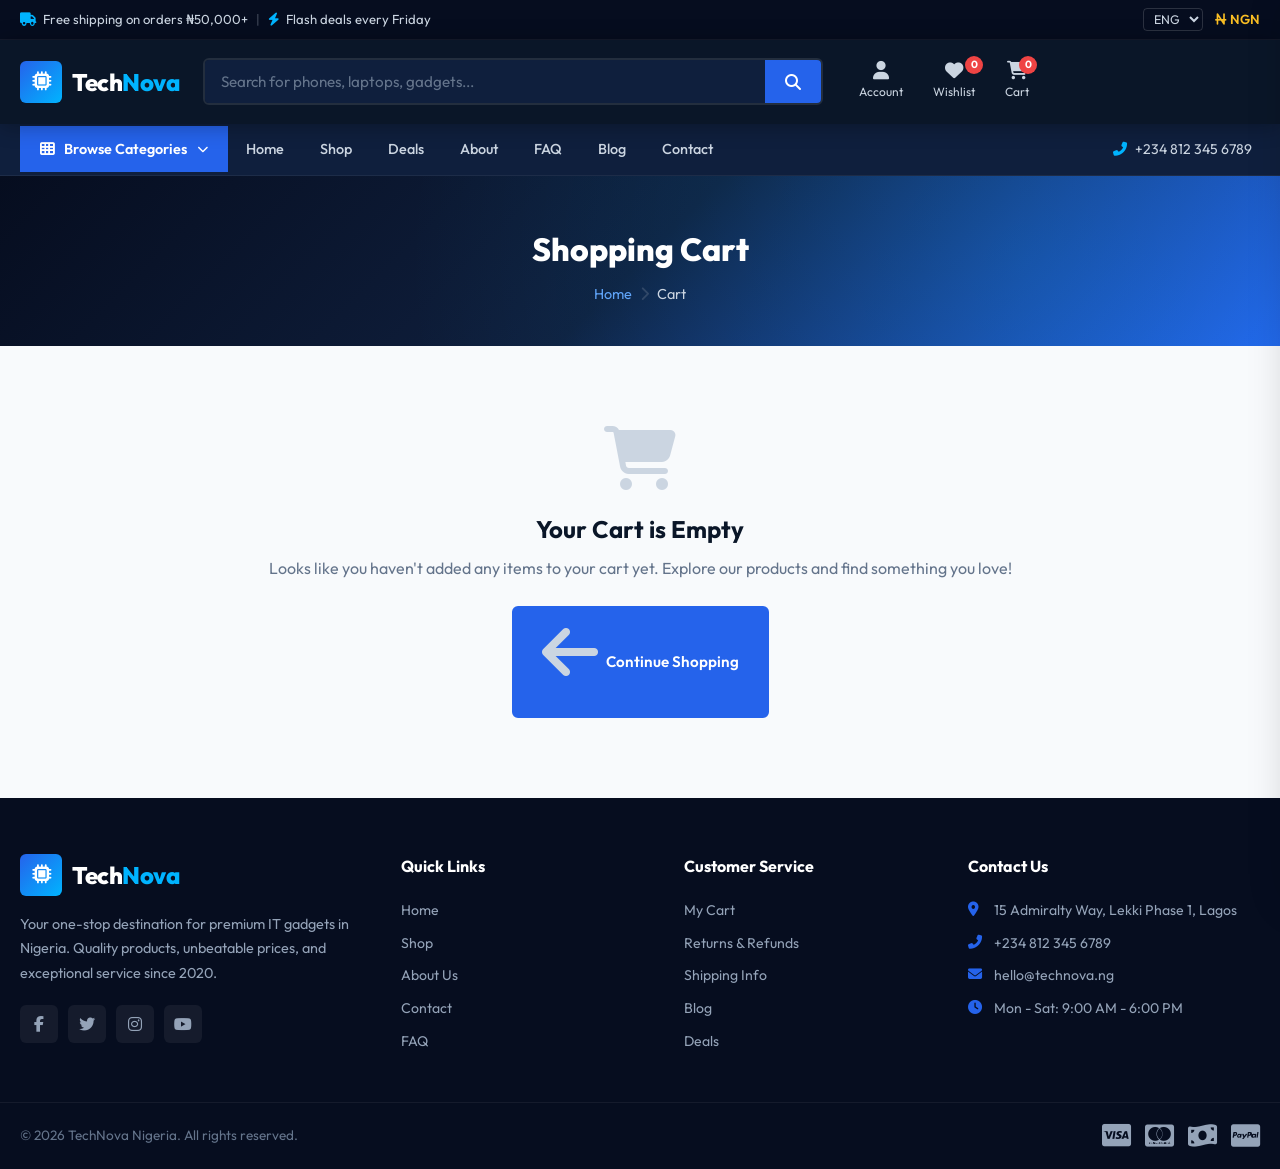
<file: cart.html>
<!DOCTYPE html>
<html lang="en">
<head>
    <meta charset="UTF-8">
    <meta name="viewport" content="width=device-width, initial-scale=1.0">
    <title>Shopping Cart — TechNova</title>
    <link rel="stylesheet" href="styles.css">
    <link href="https://fonts.googleapis.com/css2?family=Outfit:wght@300;400;500;600;700;800;900&family=Space+Mono:wght@400;700&display=swap" rel="stylesheet">
    <link rel="stylesheet" href="https://cdnjs.cloudflare.com/ajax/libs/font-awesome/6.5.1/css/all.min.css">
    <style>
        /* Page Banner */
        .page-banner {
            background: linear-gradient(135deg, var(--navy-900) 0%, var(--navy-700) 50%, var(--blue-500) 100%);
            padding: 48px 0 40px;
            color: var(--white);
            position: relative;
            overflow: hidden;
        }
        .page-banner::before {
            content: '';
            position: absolute;
            inset: 0;
            background: radial-gradient(circle at 80% 50%, rgba(0,180,255,0.15) 0%, transparent 60%);
        }
        .page-banner .container { position: relative; z-index: 1; }
        .page-banner h1 { font-size: 2rem; font-weight: 800; margin-bottom: 8px; }
        .breadcrumb { display: flex; align-items: center; gap: 8px; font-size: 0.9rem; color: var(--gray-300); }
        .breadcrumb a { color: var(--blue-300); }
        .breadcrumb a:hover { color: var(--white); }
        .breadcrumb .sep { color: var(--gray-500); }

        /* Cart Layout */
        .cart-page-layout {
            display: grid;
            grid-template-columns: 1fr 380px;
            gap: 30px;
            padding: 40px 0 80px;
        }

        /* Cart Items */
        .cart-items-section {
            background: var(--white);
            border-radius: var(--radius-lg);
            box-shadow: var(--shadow-sm);
            border: 1px solid var(--gray-200);
            overflow: hidden;
        }
        .cart-table-header {
            display: grid;
            grid-template-columns: 3fr 1fr 1fr 1fr 48px;
            gap: 16px;
            padding: 16px 24px;
            background: var(--gray-50);
            border-bottom: 2px solid var(--gray-200);
            font-size: 0.85rem;
            font-weight: 700;
            color: var(--gray-500);
            text-transform: uppercase;
            letter-spacing: 0.5px;
        }
        .cart-item-row {
            display: grid;
            grid-template-columns: 3fr 1fr 1fr 1fr 48px;
            gap: 16px;
            padding: 20px 24px;
            align-items: center;
            border-bottom: 1px solid var(--gray-100);
            transition: background var(--transition);
        }
        .cart-item-row:hover { background: var(--gray-50); }
        .cart-item-row:last-child { border-bottom: none; }
        .cart-product-info {
            display: flex;
            align-items: center;
            gap: 16px;
        }
        .cart-product-img {
            width: 80px;
            height: 80px;
            border-radius: var(--radius-sm);
            object-fit: cover;
            background: var(--gray-100);
            flex-shrink: 0;
        }
        .cart-product-details h4 {
            font-size: 0.95rem;
            font-weight: 600;
            color: var(--navy-800);
            margin-bottom: 4px;
        }
        .cart-product-details h4 a { color: inherit; }
        .cart-product-details h4 a:hover { color: var(--blue-500); }
        .cart-product-details span {
            font-size: 0.82rem;
            color: var(--gray-400);
        }
        .cart-item-price {
            font-family: 'Space Mono', monospace;
            font-weight: 700;
            font-size: 0.95rem;
            color: var(--navy-800);
        }
        .cart-qty-controls {
            display: flex;
            align-items: center;
            border: 1px solid var(--gray-200);
            border-radius: var(--radius-sm);
            overflow: hidden;
            width: fit-content;
        }
        .cart-qty-controls button {
            width: 34px;
            height: 34px;
            display: flex;
            align-items: center;
            justify-content: center;
            background: var(--gray-50);
            border: none;
            cursor: pointer;
            font-weight: 700;
            font-size: 0.9rem;
            transition: all var(--transition);
        }
        .cart-qty-controls button:hover { background: var(--blue-500); color: var(--white); }
        .cart-qty-controls span {
            width: 40px;
            text-align: center;
            font-weight: 700;
            font-size: 0.9rem;
            border-left: 1px solid var(--gray-200);
            border-right: 1px solid var(--gray-200);
            line-height: 34px;
        }
        .cart-item-subtotal {
            font-family: 'Space Mono', monospace;
            font-weight: 700;
            font-size: 1rem;
            color: var(--blue-500);
        }
        .cart-item-remove {
            width: 36px;
            height: 36px;
            display: flex;
            align-items: center;
            justify-content: center;
            border: none;
            background: none;
            color: var(--gray-400);
            cursor: pointer;
            border-radius: var(--radius-sm);
            font-size: 0.9rem;
            transition: all var(--transition);
        }
        .cart-item-remove:hover { background: var(--accent-red); color: var(--white); }

        /* Summary Sidebar */
        .cart-summary {
            display: flex;
            flex-direction: column;
            gap: 20px;
            position: sticky;
            top: 20px;
            align-self: start;
        }
        .summary-card {
            background: var(--white);
            border-radius: var(--radius-lg);
            padding: 28px;
            box-shadow: var(--shadow-sm);
            border: 1px solid var(--gray-200);
        }
        .summary-card h3 {
            font-size: 1.2rem;
            font-weight: 800;
            color: var(--navy-800);
            margin-bottom: 20px;
            padding-bottom: 14px;
            border-bottom: 2px solid var(--gray-100);
        }
        .summary-row {
            display: flex;
            justify-content: space-between;
            align-items: center;
            padding: 8px 0;
            font-size: 0.95rem;
        }
        .summary-row .label { color: var(--gray-500); }
        .summary-row .value { font-weight: 600; color: var(--navy-800); }
        .summary-row.total {
            padding-top: 16px;
            margin-top: 12px;
            border-top: 2px solid var(--gray-200);
        }
        .summary-row.total .label { font-weight: 700; font-size: 1.05rem; color: var(--navy-800); }
        .summary-row.total .value {
            font-family: 'Space Mono', monospace;
            font-size: 1.4rem;
            font-weight: 700;
            color: var(--blue-500);
        }
        .summary-row.savings .value { color: var(--accent-green); }
        .shipping-note {
            display: flex;
            align-items: center;
            gap: 8px;
            padding: 12px;
            background: var(--gray-50);
            border-radius: var(--radius-sm);
            font-size: 0.85rem;
            color: var(--gray-500);
            margin: 12px 0;
        }
        .shipping-note i { color: var(--accent-green); }
        .summary-actions { display: flex; flex-direction: column; gap: 10px; margin-top: 16px; }
        .summary-actions .btn { justify-content: center; width: 100%; }

        /* Coupon */
        .coupon-card {
            background: var(--white);
            border-radius: var(--radius-lg);
            padding: 24px;
            box-shadow: var(--shadow-sm);
            border: 1px solid var(--gray-200);
        }
        .coupon-card h4 {
            font-size: 1rem;
            font-weight: 700;
            color: var(--navy-800);
            margin-bottom: 12px;
            display: flex;
            align-items: center;
            gap: 8px;
        }
        .coupon-form {
            display: flex;
            gap: 8px;
        }
        .coupon-form input {
            flex: 1;
            padding: 10px 14px;
            border: 2px solid var(--gray-200);
            border-radius: var(--radius-sm);
            font-size: 0.9rem;
            transition: border-color var(--transition);
        }
        .coupon-form input:focus { outline: none; border-color: var(--blue-500); }
        .coupon-form button {
            padding: 10px 20px;
            background: var(--navy-800);
            color: var(--white);
            border: none;
            border-radius: var(--radius-sm);
            font-weight: 700;
            font-size: 0.9rem;
            cursor: pointer;
            white-space: nowrap;
            transition: background var(--transition);
        }
        .coupon-form button:hover { background: var(--blue-500); }
        .coupon-msg {
            margin-top: 8px;
            font-size: 0.85rem;
            font-weight: 500;
        }
        .coupon-msg.success { color: var(--accent-green); }
        .coupon-msg.error { color: var(--accent-red); }

        /* Empty Cart */
        .cart-empty-state {
            text-align: center;
            padding: 80px 20px;
        }
        .cart-empty-state i { font-size: 4rem; color: var(--gray-300); margin-bottom: 20px; }
        .cart-empty-state h2 { font-size: 1.5rem; color: var(--navy-800); margin-bottom: 8px; }
        .cart-empty-state p { color: var(--gray-500); margin-bottom: 24px; }

        /* Responsive */
        @media (max-width: 900px) {
            .cart-page-layout { grid-template-columns: 1fr; }
            .cart-summary { position: static; }
        }
        @media (max-width: 700px) {
            .cart-table-header { display: none; }
            .cart-item-row {
                grid-template-columns: 1fr;
                gap: 12px;
                padding: 16px;
                position: relative;
            }
            .cart-product-info { gap: 12px; }
            .cart-product-img { width: 64px; height: 64px; }
            .cart-item-row .cart-item-price::before { content: 'Price: '; font-family: 'Outfit', sans-serif; font-weight: 400; color: var(--gray-400); }
            .cart-item-row .cart-item-subtotal::before { content: 'Subtotal: '; font-family: 'Outfit', sans-serif; font-weight: 400; color: var(--gray-400); }
            .cart-item-remove {
                position: absolute;
                top: 16px;
                right: 16px;
            }
        }
    </style>
</head>
<body>
    <div id="header-placeholder"></div>

    <!-- Page Banner -->
    <section class="page-banner animate-on-scroll">
        <div class="container">
            <h1>Shopping Cart</h1>
            <div class="breadcrumb">
                <a href="index.html">Home</a>
                <span class="sep"><i class="fas fa-chevron-right"></i></span>
                <span>Cart</span>
            </div>
        </div>
    </section>

    <div class="container">
        <div id="cart-page-content"></div>
    </div>

    <div id="footer-placeholder"></div>
    <script src="shared.js"></script>
    <script>
    let appliedCoupon = null;
    const COUPONS = { 'TECH10': 0.10, 'NOVA20': 0.20, 'SAVE5K': 5000 };
    const SHIPPING_THRESHOLD = 50000;
    const SHIPPING_FEE = 3500;

    function renderCartPage() {
        const container = document.getElementById('cart-page-content');
        if (cart.length === 0) {
            container.innerHTML = `
                <div class="cart-empty-state animate-on-scroll">
                    <i class="fas fa-shopping-cart"></i>
                    <h2>Your Cart is Empty</h2>
                    <p>Looks like you haven't added any items to your cart yet. Explore our products and find something you love!</p>
                    <a href="shop.html" class="btn btn-primary"><i class="fas fa-arrow-left"></i> Continue Shopping</a>
                </div>
            `;
            initScrollAnimations();
            return;
        }

        const subtotal = getCartTotal();
        const shipping = subtotal >= SHIPPING_THRESHOLD ? 0 : SHIPPING_FEE;
        let discount = 0;
        if (appliedCoupon) {
            const val = COUPONS[appliedCoupon];
            discount = val < 1 ? Math.round(subtotal * val) : val;
        }
        const total = subtotal + shipping - discount;

        container.innerHTML = `
            <div class="cart-page-layout">
                <div class="cart-items-section animate-on-scroll">
                    <div class="cart-table-header">
                        <span>Product</span>
                        <span>Price</span>
                        <span>Quantity</span>
                        <span>Subtotal</span>
                        <span></span>
                    </div>
                    ${cart.map(item => `
                        <div class="cart-item-row">
                            <div class="cart-product-info">
                                <img class="cart-product-img" src="${item.image}" alt="${item.name}">
                                <div class="cart-product-details">
                                    <h4><a href="product.html?id=${item.id}">${item.name}</a></h4>
                                    <span>SKU: TN-${String(item.id).padStart(5, '0')}</span>
                                </div>
                            </div>
                            <div class="cart-item-price">${formatPrice(item.price)}</div>
                            <div>
                                <div class="cart-qty-controls">
                                    <button onclick="updateCartQty(${item.id}, -1)">-</button>
                                    <span>${item.qty}</span>
                                    <button onclick="updateCartQty(${item.id}, 1)">+</button>
                                </div>
                            </div>
                            <div class="cart-item-subtotal">${formatPrice(item.price * item.qty)}</div>
                            <button class="cart-item-remove" onclick="removeFromCart(${item.id})" title="Remove"><i class="fas fa-trash-alt"></i></button>
                        </div>
                    `).join('')}
                </div>
                <aside class="cart-summary">
                    <div class="summary-card animate-on-scroll">
                        <h3>Order Summary</h3>
                        <div class="summary-row">
                            <span class="label">Subtotal (${getCartCount()} items)</span>
                            <span class="value">${formatPrice(subtotal)}</span>
                        </div>
                        <div class="summary-row">
                            <span class="label">Shipping</span>
                            <span class="value">${shipping === 0 ? '<span style="color:var(--accent-green)">FREE</span>' : formatPrice(shipping)}</span>
                        </div>
                        ${discount > 0 ? `
                        <div class="summary-row savings">
                            <span class="label">Discount (${appliedCoupon})</span>
                            <span class="value">-${formatPrice(discount)}</span>
                        </div>` : ''}
                        ${shipping > 0 ? `
                        <div class="shipping-note">
                            <i class="fas fa-info-circle"></i>
                            Free shipping on orders over ${formatPrice(SHIPPING_THRESHOLD)}
                        </div>` : `
                        <div class="shipping-note">
                            <i class="fas fa-check-circle"></i>
                            You qualify for free shipping!
                        </div>`}
                        <div class="summary-row total">
                            <span class="label">Total</span>
                            <span class="value">${formatPrice(total)}</span>
                        </div>
                        <div class="summary-actions">
                            <button class="btn btn-primary btn-lg" onclick="showToast('Checkout coming soon!','success')"><i class="fas fa-lock"></i> Proceed to Checkout</button>
                            <a href="shop.html" class="btn btn-outline"><i class="fas fa-arrow-left"></i> Continue Shopping</a>
                        </div>
                    </div>
                    <div class="coupon-card animate-on-scroll">
                        <h4><i class="fas fa-ticket-alt"></i> Have a Coupon?</h4>
                        <div class="coupon-form">
                            <input type="text" id="coupon-input" placeholder="Enter coupon code" ${appliedCoupon ? 'disabled' : ''} value="${appliedCoupon || ''}">
                            <button id="coupon-btn">${appliedCoupon ? 'Remove' : 'Apply'}</button>
                        </div>
                        <div class="coupon-msg" id="coupon-msg">${appliedCoupon ? '<span class="success"><i class="fas fa-check-circle"></i> Coupon applied successfully!</span>' : ''}</div>
                    </div>
                </aside>
            </div>
        `;

        // Coupon events
        document.getElementById('coupon-btn').addEventListener('click', function() {
            if (appliedCoupon) {
                appliedCoupon = null;
                renderCartPage();
                showToast('Coupon removed', 'success');
                return;
            }
            const code = document.getElementById('coupon-input').value.trim().toUpperCase();
            if (!code) {
                document.getElementById('coupon-msg').innerHTML = '<span class="error"><i class="fas fa-times-circle"></i> Please enter a coupon code</span>';
                return;
            }
            if (COUPONS[code] !== undefined) {
                appliedCoupon = code;
                renderCartPage();
                showToast('Coupon applied!', 'success');
            } else {
                document.getElementById('coupon-msg').innerHTML = '<span class="error"><i class="fas fa-times-circle"></i> Invalid coupon code. Try TECH10 or NOVA20</span>';
            }
        });

        document.getElementById('coupon-input').addEventListener('keydown', function(e) {
            if (e.key === 'Enter') document.getElementById('coupon-btn').click();
        });

        initScrollAnimations();
    }

    // Run after shared.js init
    setTimeout(renderCartPage, 50);
    </script>
</body>
</html>
</file>
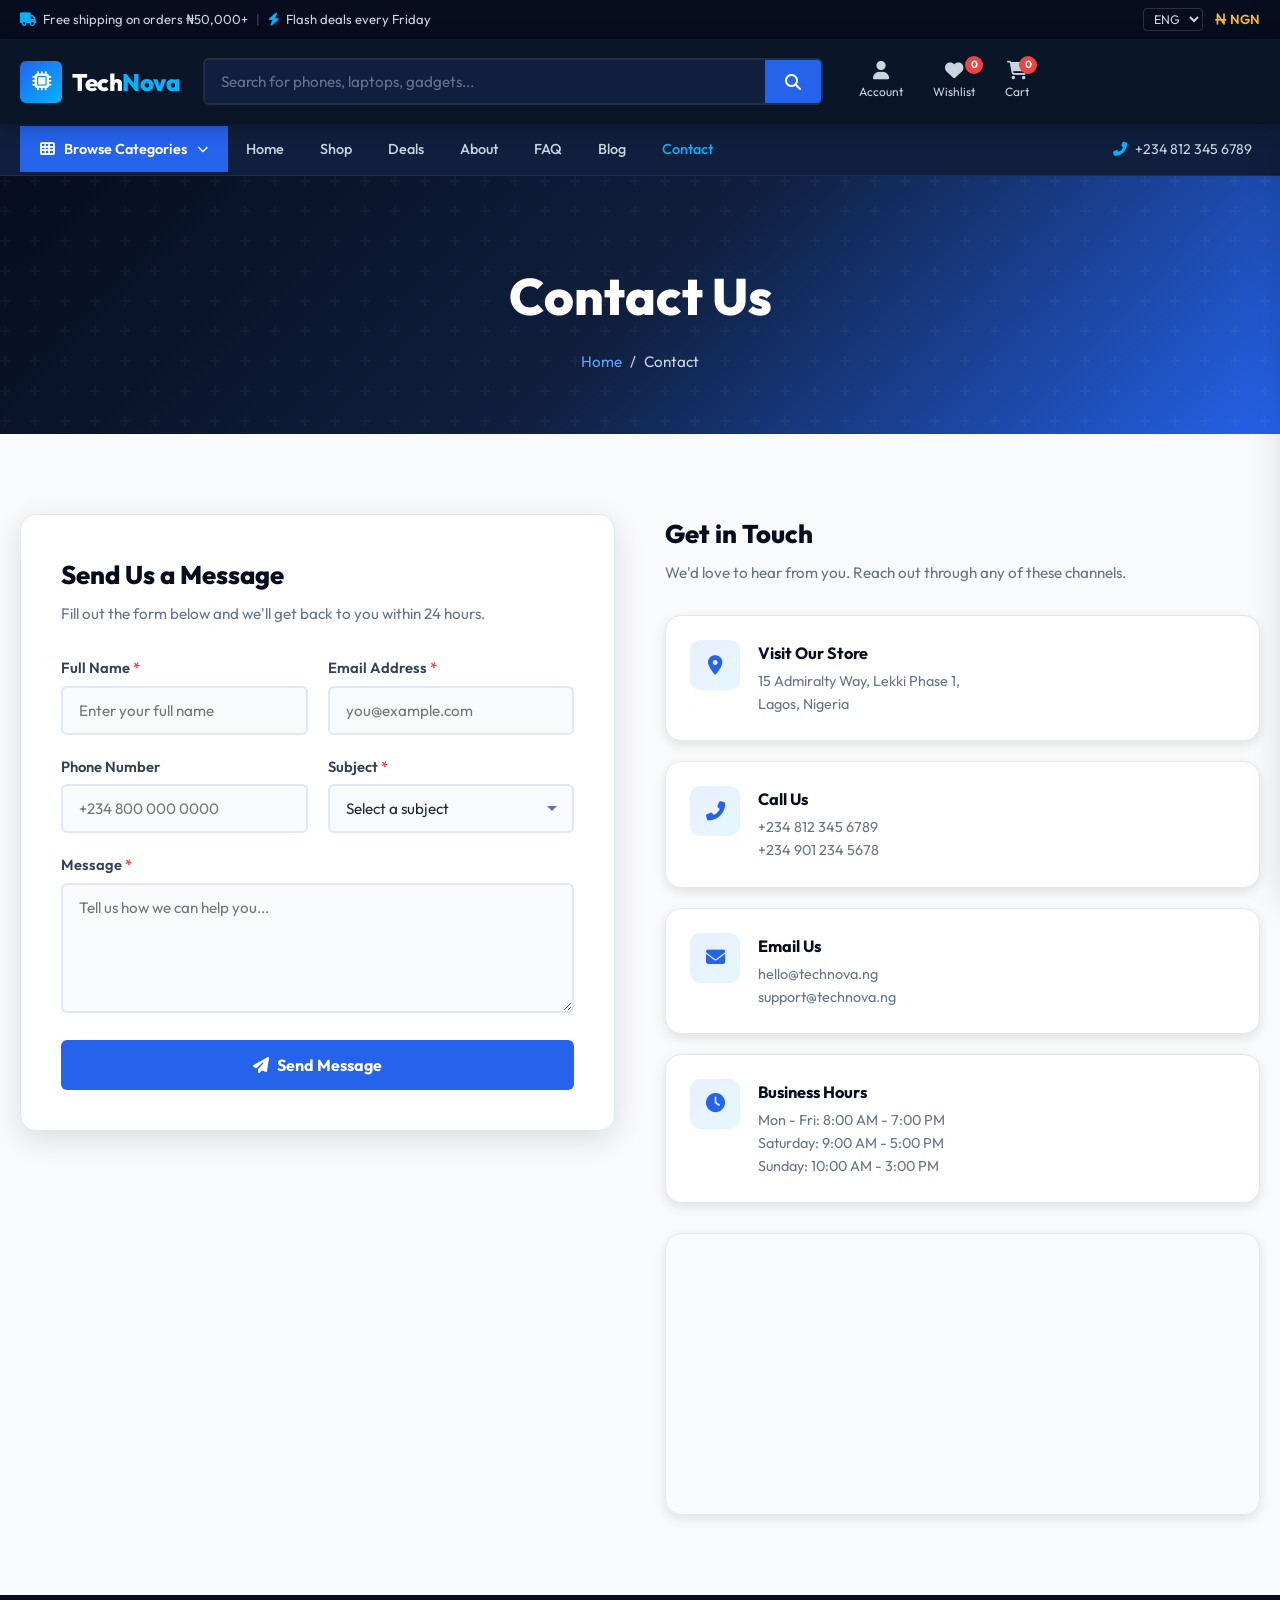
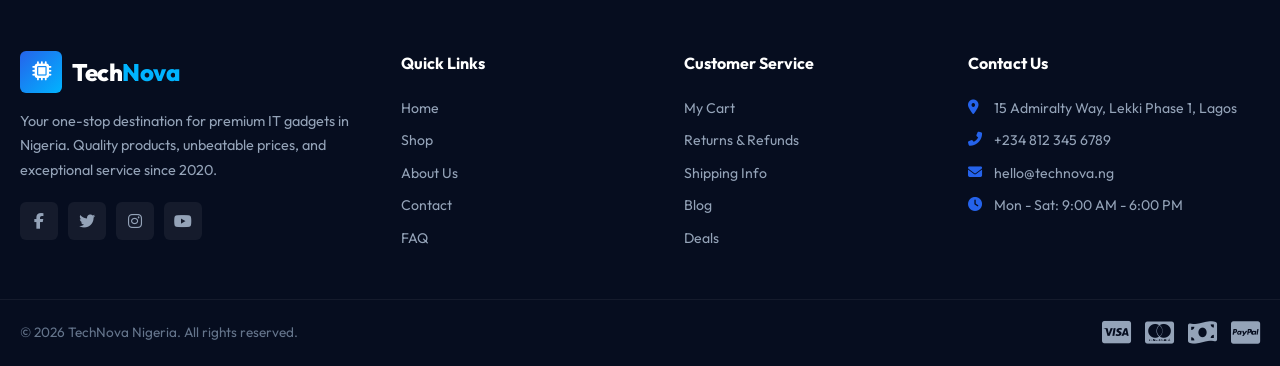
<file: contact.html>
<!DOCTYPE html>
<html lang="en">
<head>
    <meta charset="UTF-8">
    <meta name="viewport" content="width=device-width, initial-scale=1.0">
    <title>Contact Us | TechNova Nigeria</title>
    <link rel="stylesheet" href="styles.css">
    <link href="https://fonts.googleapis.com/css2?family=Outfit:wght@300;400;500;600;700;800;900&family=Space+Mono:wght@400;700&display=swap" rel="stylesheet">
    <link rel="stylesheet" href="https://cdnjs.cloudflare.com/ajax/libs/font-awesome/6.5.1/css/all.min.css">
    <style>
        /* Hero Banner */
        .contact-hero {
            background: linear-gradient(135deg, var(--navy-900) 0%, var(--navy-700) 50%, var(--blue-500) 100%);
            padding: 80px 0 60px;
            text-align: center;
            position: relative;
            overflow: hidden;
        }
        .contact-hero::before {
            content: '';
            position: absolute;
            inset: 0;
            background: url("data:image/svg+xml,%3Csvg width='60' height='60' viewBox='0 0 60 60' xmlns='http://www.w3.org/2000/svg'%3E%3Cg fill='none' fill-rule='evenodd'%3E%3Cg fill='%23ffffff' fill-opacity='0.03'%3E%3Cpath d='M36 34v-4h-2v4h-4v2h4v4h2v-4h4v-2h-4zm0-30V0h-2v4h-4v2h4v4h2V6h4V4h-4zM6 34v-4H4v4H0v2h4v4h2v-4h4v-2H6zM6 4V0H4v4H0v2h4v4h2V6h4V4H6z'/%3E%3C/g%3E%3C/g%3E%3C/svg%3E");
        }
        .contact-hero h1 {
            font-size: clamp(2rem, 5vw, 3.2rem);
            font-weight: 800;
            color: var(--white);
            margin-bottom: 12px;
        }
        .contact-hero .breadcrumb {
            display: flex;
            justify-content: center;
            gap: 8px;
            color: var(--gray-300);
            font-size: 0.95rem;
        }
        .contact-hero .breadcrumb a { color: var(--blue-300); }
        .contact-hero .breadcrumb a:hover { color: var(--white); }

        /* Contact Content */
        .contact-section { padding: 80px 0; }
        .contact-grid {
            display: grid;
            grid-template-columns: 1fr 1fr;
            gap: 50px;
            align-items: start;
        }

        /* Contact Form */
        .contact-form-wrapper {
            background: var(--white);
            border-radius: var(--radius-lg);
            padding: 40px;
            box-shadow: var(--shadow-lg);
            border: 1px solid var(--gray-200);
        }
        .contact-form-wrapper h2 {
            font-size: 1.6rem;
            font-weight: 800;
            color: var(--navy-900);
            margin-bottom: 6px;
        }
        .contact-form-wrapper > p {
            color: var(--gray-500);
            margin-bottom: 30px;
            font-size: 0.95rem;
        }
        .form-group {
            margin-bottom: 20px;
        }
        .form-group label {
            display: block;
            font-weight: 600;
            color: var(--gray-700);
            margin-bottom: 6px;
            font-size: 0.92rem;
        }
        .form-group label .required { color: var(--accent-red); }
        .form-control {
            width: 100%;
            padding: 13px 16px;
            border: 2px solid var(--gray-200);
            border-radius: var(--radius-sm);
            font-size: 0.95rem;
            color: var(--gray-800);
            background: var(--gray-50);
            transition: all var(--transition);
            outline: none;
            font-family: inherit;
        }
        .form-control:focus {
            border-color: var(--blue-500);
            background: var(--white);
            box-shadow: 0 0 0 4px rgba(37,99,235,0.1);
        }
        .form-control.error { border-color: var(--accent-red); }
        .form-control.error:focus { box-shadow: 0 0 0 4px rgba(239,68,68,0.1); }
        .error-text {
            color: var(--accent-red);
            font-size: 0.82rem;
            margin-top: 4px;
            display: none;
        }
        .error-text.show { display: block; }
        textarea.form-control { resize: vertical; min-height: 130px; }
        select.form-control {
            appearance: none;
            background-image: url("data:image/svg+xml,%3Csvg xmlns='http://www.w3.org/2000/svg' width='12' height='12' viewBox='0 0 12 12'%3E%3Cpath fill='%2364748b' d='M6 8L1 3h10z'/%3E%3C/svg%3E");
            background-repeat: no-repeat;
            background-position: right 14px center;
            padding-right: 40px;
        }
        .form-row {
            display: grid;
            grid-template-columns: 1fr 1fr;
            gap: 20px;
        }
        .submit-btn {
            width: 100%;
            padding: 15px 28px;
            background: var(--blue-500);
            color: var(--white);
            border: none;
            border-radius: var(--radius-sm);
            font-size: 1rem;
            font-weight: 700;
            display: flex;
            align-items: center;
            justify-content: center;
            gap: 8px;
            transition: all var(--transition);
            font-family: inherit;
        }
        .submit-btn:hover {
            background: #1d4ed8;
            transform: translateY(-2px);
            box-shadow: 0 4px 20px rgba(37,99,235,0.4);
        }
        .submit-btn:active { transform: translateY(0); }

        /* Contact Info */
        .contact-info-wrapper h2 {
            font-size: 1.6rem;
            font-weight: 800;
            color: var(--navy-900);
            margin-bottom: 6px;
        }
        .contact-info-wrapper > p {
            color: var(--gray-500);
            margin-bottom: 30px;
            font-size: 0.95rem;
        }
        .info-cards {
            display: grid;
            gap: 20px;
            margin-bottom: 30px;
        }
        .info-card {
            display: flex;
            gap: 18px;
            padding: 24px;
            background: var(--white);
            border-radius: var(--radius-lg);
            box-shadow: var(--shadow-md);
            border: 1px solid var(--gray-200);
            transition: all var(--transition);
        }
        .info-card:hover {
            transform: translateY(-4px);
            box-shadow: var(--shadow-lg);
            border-color: var(--blue-400);
        }
        .info-card-icon {
            width: 50px;
            height: 50px;
            min-width: 50px;
            border-radius: var(--radius-md);
            background: linear-gradient(135deg, rgba(37,99,235,0.1), rgba(0,180,255,0.1));
            display: flex;
            align-items: center;
            justify-content: center;
            font-size: 1.2rem;
            color: var(--blue-500);
            transition: all var(--transition);
        }
        .info-card:hover .info-card-icon {
            background: linear-gradient(135deg, var(--blue-500), var(--electric));
            color: var(--white);
        }
        .info-card h4 {
            font-size: 1.02rem;
            font-weight: 700;
            color: var(--navy-900);
            margin-bottom: 4px;
        }
        .info-card p, .info-card a {
            color: var(--gray-500);
            font-size: 0.9rem;
            line-height: 1.6;
        }
        .info-card a:hover { color: var(--blue-500); }

        /* Map */
        .map-wrapper {
            border-radius: var(--radius-lg);
            overflow: hidden;
            box-shadow: var(--shadow-md);
            border: 1px solid var(--gray-200);
        }
        .map-wrapper iframe {
            width: 100%;
            height: 280px;
            border: none;
            display: block;
        }

        /* Animations */
        .animate-on-scroll {
            opacity: 0;
            transform: translateY(30px);
            transition: opacity 0.6s ease, transform 0.6s ease;
        }
        .animate-on-scroll.animate-in {
            opacity: 1;
            transform: translateY(0);
        }

        /* Responsive */
        @media (max-width: 1024px) {
            .contact-grid { grid-template-columns: 1fr; }
        }
        @media (max-width: 768px) {
            .contact-hero { padding: 60px 0 40px; }
            .form-row { grid-template-columns: 1fr; }
            .contact-form-wrapper { padding: 28px 20px; }
        }
    </style>
</head>
<body>
    <div id="header-placeholder"></div>

    <!-- Hero Banner -->
    <section class="contact-hero">
        <div class="container">
            <h1>Contact Us</h1>
            <div class="breadcrumb">
                <a href="index.html">Home</a>
                <span>/</span>
                <span>Contact</span>
            </div>
        </div>
    </section>

    <!-- Contact Content -->
    <section class="contact-section">
        <div class="container">
            <div class="contact-grid">
                <!-- Contact Form -->
                <div class="contact-form-wrapper animate-on-scroll">
                    <h2>Send Us a Message</h2>
                    <p>Fill out the form below and we'll get back to you within 24 hours.</p>
                    <form id="contact-form" novalidate>
                        <div class="form-row">
                            <div class="form-group">
                                <label>Full Name <span class="required">*</span></label>
                                <input type="text" class="form-control" id="contact-name" placeholder="Enter your full name">
                                <div class="error-text" id="name-error">Please enter your name</div>
                            </div>
                            <div class="form-group">
                                <label>Email Address <span class="required">*</span></label>
                                <input type="email" class="form-control" id="contact-email" placeholder="you@example.com">
                                <div class="error-text" id="email-error">Please enter a valid email</div>
                            </div>
                        </div>
                        <div class="form-row">
                            <div class="form-group">
                                <label>Phone Number</label>
                                <input type="tel" class="form-control" id="contact-phone" placeholder="+234 800 000 0000">
                                <div class="error-text" id="phone-error">Please enter a valid phone number</div>
                            </div>
                            <div class="form-group">
                                <label>Subject <span class="required">*</span></label>
                                <select class="form-control" id="contact-subject">
                                    <option value="">Select a subject</option>
                                    <option value="general">General Inquiry</option>
                                    <option value="order">Order Support</option>
                                    <option value="returns">Returns & Refunds</option>
                                    <option value="technical">Technical Support</option>
                                    <option value="partnership">Business Partnership</option>
                                    <option value="complaint">Complaint</option>
                                    <option value="other">Other</option>
                                </select>
                                <div class="error-text" id="subject-error">Please select a subject</div>
                            </div>
                        </div>
                        <div class="form-group">
                            <label>Message <span class="required">*</span></label>
                            <textarea class="form-control" id="contact-message" placeholder="Tell us how we can help you..."></textarea>
                            <div class="error-text" id="message-error">Please enter your message (min. 10 characters)</div>
                        </div>
                        <button type="submit" class="submit-btn">
                            <i class="fas fa-paper-plane"></i> Send Message
                        </button>
                    </form>
                </div>

                <!-- Contact Info -->
                <div class="contact-info-wrapper">
                    <h2>Get in Touch</h2>
                    <p>We'd love to hear from you. Reach out through any of these channels.</p>

                    <div class="info-cards">
                        <div class="info-card animate-on-scroll">
                            <div class="info-card-icon"><i class="fas fa-map-marker-alt"></i></div>
                            <div>
                                <h4>Visit Our Store</h4>
                                <p>15 Admiralty Way, Lekki Phase 1,<br>Lagos, Nigeria</p>
                            </div>
                        </div>
                        <div class="info-card animate-on-scroll">
                            <div class="info-card-icon"><i class="fas fa-phone-alt"></i></div>
                            <div>
                                <h4>Call Us</h4>
                                <p><a href="tel:+2348123456789">+234 812 345 6789</a><br><a href="tel:+2349012345678">+234 901 234 5678</a></p>
                            </div>
                        </div>
                        <div class="info-card animate-on-scroll">
                            <div class="info-card-icon"><i class="fas fa-envelope"></i></div>
                            <div>
                                <h4>Email Us</h4>
                                <p><a href="mailto:hello@technova.ng">hello@technova.ng</a><br><a href="mailto:support@technova.ng">support@technova.ng</a></p>
                            </div>
                        </div>
                        <div class="info-card animate-on-scroll">
                            <div class="info-card-icon"><i class="fas fa-clock"></i></div>
                            <div>
                                <h4>Business Hours</h4>
                                <p>Mon - Fri: 8:00 AM - 7:00 PM<br>Saturday: 9:00 AM - 5:00 PM<br>Sunday: 10:00 AM - 3:00 PM</p>
                            </div>
                        </div>
                    </div>

                    <!-- Google Map -->
                    <div class="map-wrapper animate-on-scroll">
                        <iframe src="https://www.google.com/maps/embed?pb=!1m18!1m12!1m3!1d3964.7286!2d3.4516!3d6.4281!2m3!1f0!2f0!3f0!3m2!1i1024!2i768!4f13.1!3m3!1m2!1s0x103bf53aec4dd92d%3A0x5e34a9c0c1b8e5f8!2sAdmiralty%20Way%2C%20Lekki%20Phase%201%2C%20Lagos!5e0!3m2!1sen!2sng!4v1700000000000" allowfullscreen="" loading="lazy" referrerpolicy="no-referrer-when-downgrade"></iframe>
                    </div>
                </div>
            </div>
        </div>
    </section>

    <div id="footer-placeholder"></div>

    <script src="shared.js"></script>
    <script>
        // Form Validation
        const form = document.getElementById('contact-form');

        function validateField(id, errorId, condition) {
            const field = document.getElementById(id);
            const error = document.getElementById(errorId);
            if (condition(field.value.trim())) {
                field.classList.remove('error');
                error.classList.remove('show');
                return true;
            } else {
                field.classList.add('error');
                error.classList.add('show');
                return false;
            }
        }

        // Remove error on input
        ['contact-name', 'contact-email', 'contact-phone', 'contact-subject', 'contact-message'].forEach(id => {
            const el = document.getElementById(id);
            el.addEventListener('input', () => {
                el.classList.remove('error');
                const errEl = document.getElementById(id.replace('contact-', '') + '-error');
                if (errEl) errEl.classList.remove('show');
            });
        });

        form.addEventListener('submit', function(e) {
            e.preventDefault();
            let valid = true;

            if (!validateField('contact-name', 'name-error', v => v.length >= 2)) valid = false;
            if (!validateField('contact-email', 'email-error', v => /^[^\s@]+@[^\s@]+\.[^\s@]+$/.test(v))) valid = false;
            if (!validateField('contact-subject', 'subject-error', v => v !== '')) valid = false;
            if (!validateField('contact-message', 'message-error', v => v.length >= 10)) valid = false;

            // Phone is optional but validate format if filled
            const phone = document.getElementById('contact-phone').value.trim();
            if (phone && !/^\+?[\d\s-]{7,15}$/.test(phone)) {
                document.getElementById('contact-phone').classList.add('error');
                document.getElementById('phone-error').classList.add('show');
                valid = false;
            }

            if (valid) {
                showToast('Message sent successfully! We\'ll get back to you within 24 hours.', 'success');
                form.reset();
            }
        });
    </script>
</body>
</html>
</file>
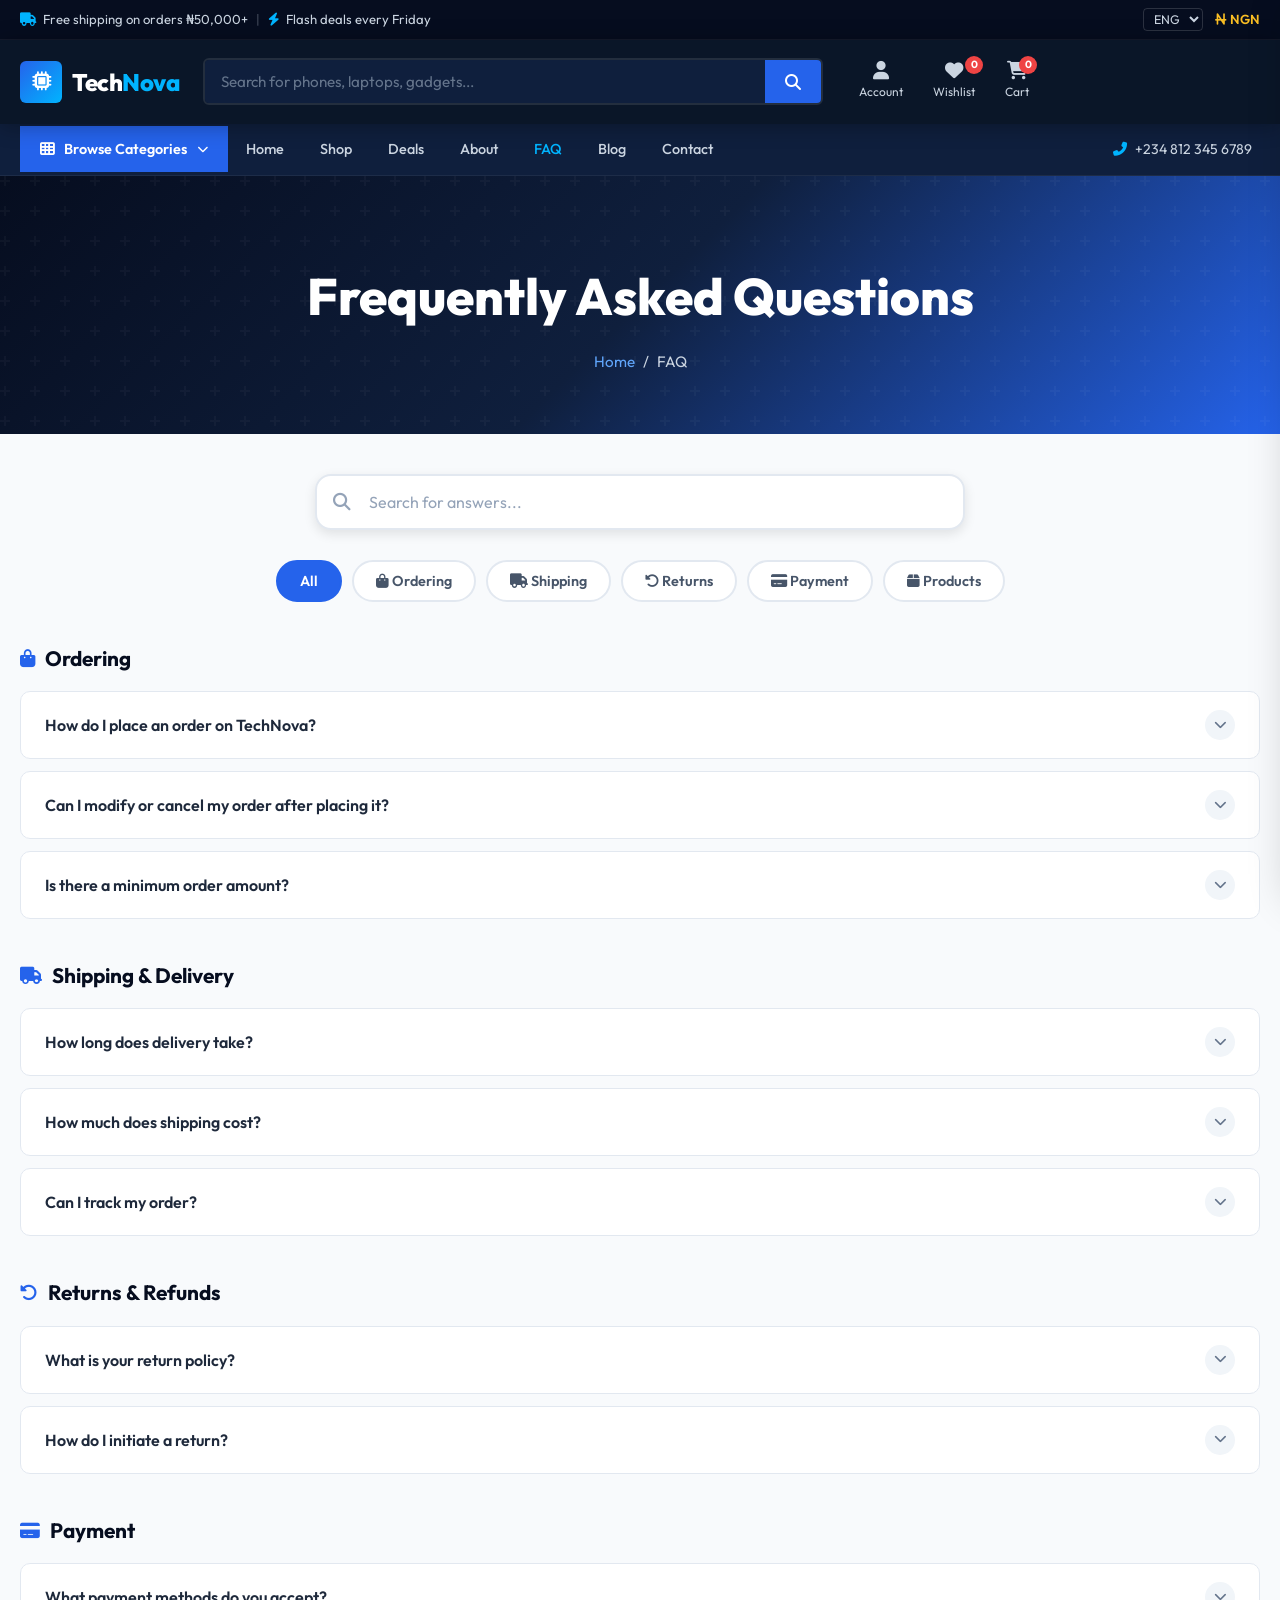
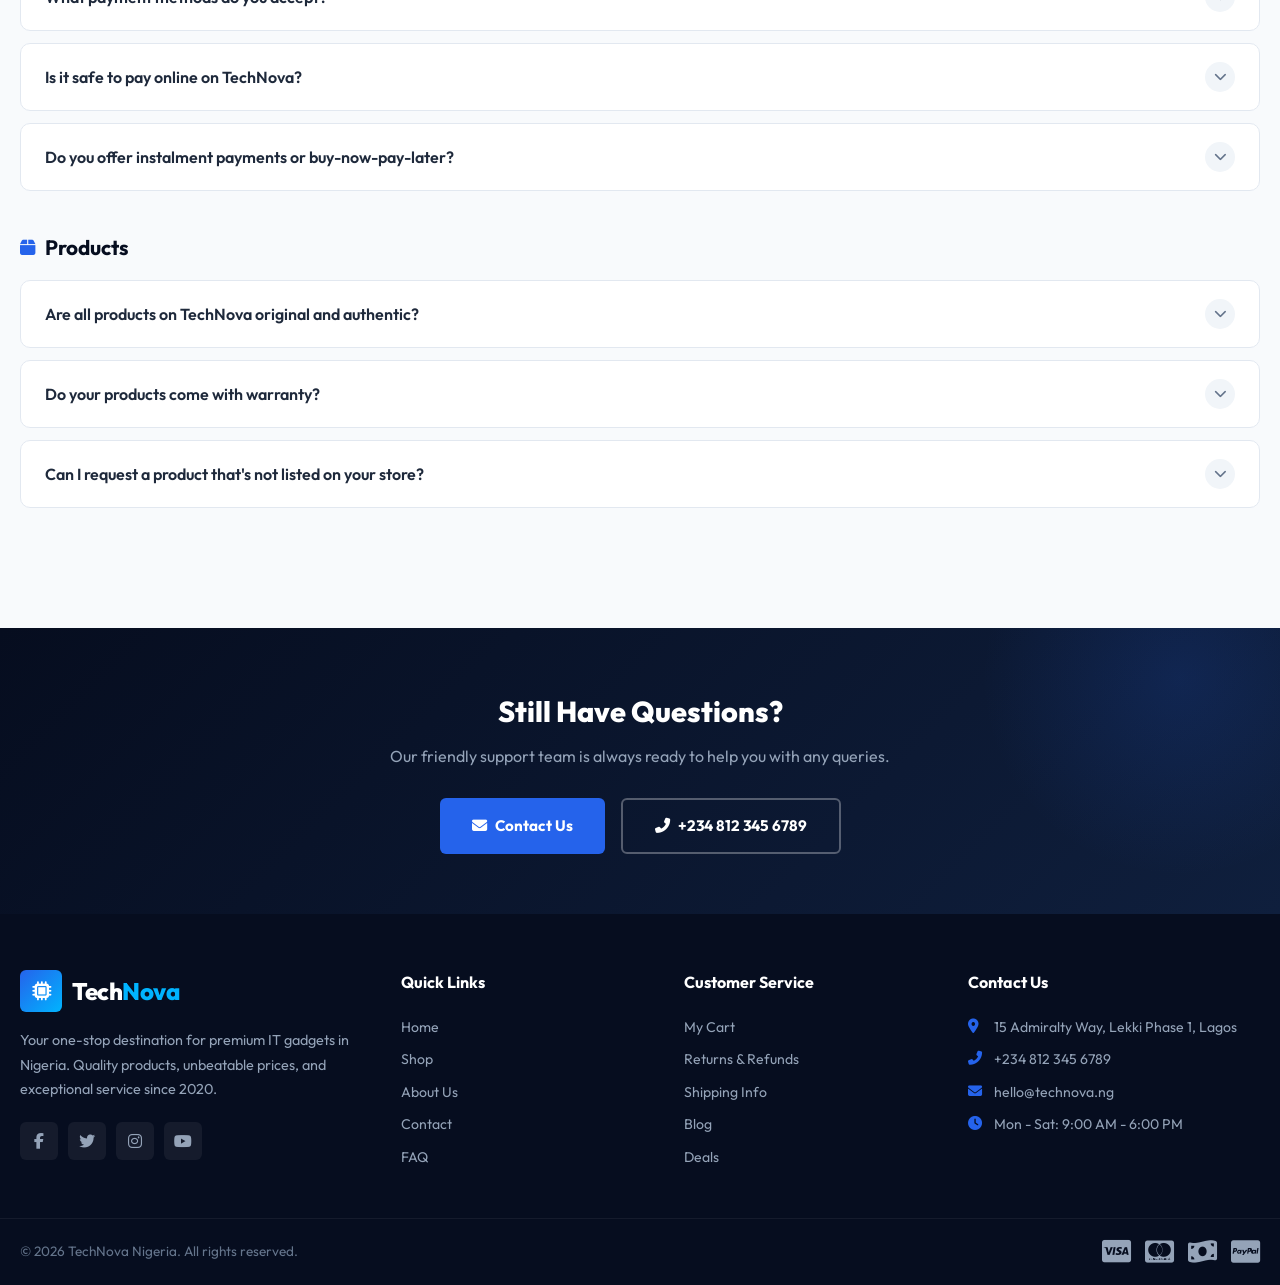
<file: faq.html>
<!DOCTYPE html>
<html lang="en">
<head>
    <meta charset="UTF-8">
    <meta name="viewport" content="width=device-width, initial-scale=1.0">
    <title>FAQ | TechNova Nigeria</title>
    <link rel="stylesheet" href="styles.css">
    <link href="https://fonts.googleapis.com/css2?family=Outfit:wght@300;400;500;600;700;800;900&family=Space+Mono:wght@400;700&display=swap" rel="stylesheet">
    <link rel="stylesheet" href="https://cdnjs.cloudflare.com/ajax/libs/font-awesome/6.5.1/css/all.min.css">
    <style>
        /* Hero Banner */
        .faq-hero {
            background: linear-gradient(135deg, var(--navy-900) 0%, var(--navy-700) 50%, var(--blue-500) 100%);
            padding: 80px 0 60px;
            text-align: center;
            position: relative;
            overflow: hidden;
        }
        .faq-hero::before {
            content: '';
            position: absolute;
            inset: 0;
            background: url("data:image/svg+xml,%3Csvg width='60' height='60' viewBox='0 0 60 60' xmlns='http://www.w3.org/2000/svg'%3E%3Cg fill='none' fill-rule='evenodd'%3E%3Cg fill='%23ffffff' fill-opacity='0.03'%3E%3Cpath d='M36 34v-4h-2v4h-4v2h4v4h2v-4h4v-2h-4zm0-30V0h-2v4h-4v2h4v4h2V6h4V4h-4zM6 34v-4H4v4H0v2h4v4h2v-4h4v-2H6zM6 4V0H4v4H0v2h4v4h2V6h4V4H6z'/%3E%3C/g%3E%3C/g%3E%3C/svg%3E");
        }
        .faq-hero h1 {
            font-size: clamp(2rem, 5vw, 3.2rem);
            font-weight: 800;
            color: var(--white);
            margin-bottom: 12px;
        }
        .faq-hero .breadcrumb {
            display: flex;
            justify-content: center;
            gap: 8px;
            color: var(--gray-300);
            font-size: 0.95rem;
        }
        .faq-hero .breadcrumb a { color: var(--blue-300); }
        .faq-hero .breadcrumb a:hover { color: var(--white); }

        /* Search Bar */
        .faq-search-section {
            padding: 40px 0 0;
        }
        .faq-search-wrapper {
            max-width: 650px;
            margin: 0 auto;
            position: relative;
        }
        .faq-search-wrapper input {
            width: 100%;
            padding: 16px 20px 16px 52px;
            border: 2px solid var(--gray-200);
            border-radius: var(--radius-lg);
            font-size: 1rem;
            color: var(--gray-800);
            background: var(--white);
            box-shadow: var(--shadow-md);
            outline: none;
            transition: all var(--transition);
            font-family: inherit;
        }
        .faq-search-wrapper input:focus {
            border-color: var(--blue-500);
            box-shadow: 0 0 0 4px rgba(37,99,235,0.1), var(--shadow-md);
        }
        .faq-search-wrapper input::placeholder { color: var(--gray-400); }
        .faq-search-wrapper .search-icon {
            position: absolute;
            left: 18px;
            top: 50%;
            transform: translateY(-50%);
            color: var(--gray-400);
            font-size: 1.1rem;
            pointer-events: none;
        }
        .faq-search-wrapper .search-clear {
            position: absolute;
            right: 16px;
            top: 50%;
            transform: translateY(-50%);
            color: var(--gray-400);
            font-size: 1rem;
            display: none;
            padding: 4px;
            transition: color var(--transition);
        }
        .faq-search-wrapper .search-clear:hover { color: var(--gray-700); }
        .faq-search-wrapper .search-clear.show { display: block; }

        /* Category Tabs */
        .faq-tabs-section {
            padding: 30px 0 0;
        }
        .faq-tabs {
            display: flex;
            flex-wrap: wrap;
            justify-content: center;
            gap: 10px;
        }
        .faq-tab {
            padding: 10px 22px;
            border-radius: 50px;
            font-weight: 600;
            font-size: 0.9rem;
            color: var(--gray-600);
            background: var(--white);
            border: 2px solid var(--gray-200);
            transition: all var(--transition);
            font-family: inherit;
        }
        .faq-tab:hover {
            border-color: var(--blue-400);
            color: var(--blue-500);
        }
        .faq-tab.active {
            background: var(--blue-500);
            color: var(--white);
            border-color: var(--blue-500);
        }

        /* FAQ Content */
        .faq-content-section {
            padding: 40px 0 80px;
        }
        .faq-category {
            margin-bottom: 40px;
        }
        .faq-category-title {
            font-size: 1.3rem;
            font-weight: 700;
            color: var(--navy-900);
            margin-bottom: 16px;
            display: flex;
            align-items: center;
            gap: 10px;
        }
        .faq-category-title i {
            color: var(--blue-500);
            font-size: 1.1rem;
        }
        .faq-list {
            display: flex;
            flex-direction: column;
            gap: 12px;
        }
        .faq-item {
            background: var(--white);
            border-radius: var(--radius-md);
            border: 1px solid var(--gray-200);
            overflow: hidden;
            transition: all var(--transition);
        }
        .faq-item:hover { border-color: var(--blue-300); }
        .faq-item.active { border-color: var(--blue-500); box-shadow: 0 2px 12px rgba(37,99,235,0.1); }
        .faq-question {
            display: flex;
            align-items: center;
            justify-content: space-between;
            padding: 18px 24px;
            font-weight: 600;
            color: var(--gray-800);
            font-size: 1rem;
            width: 100%;
            text-align: left;
            gap: 16px;
            font-family: inherit;
            transition: color var(--transition);
        }
        .faq-question:hover { color: var(--blue-500); }
        .faq-item.active .faq-question { color: var(--blue-500); }
        .faq-question .faq-toggle {
            width: 30px;
            height: 30px;
            min-width: 30px;
            border-radius: 50%;
            background: var(--gray-100);
            display: flex;
            align-items: center;
            justify-content: center;
            font-size: 0.8rem;
            color: var(--gray-500);
            transition: all var(--transition);
        }
        .faq-item.active .faq-toggle {
            background: var(--blue-500);
            color: var(--white);
            transform: rotate(180deg);
        }
        .faq-answer {
            max-height: 0;
            overflow: hidden;
            transition: max-height 0.4s cubic-bezier(0.4, 0, 0.2, 1);
        }
        .faq-answer-inner {
            padding: 0 24px 20px;
            color: var(--gray-500);
            line-height: 1.7;
            font-size: 0.95rem;
        }
        .faq-answer-inner a { color: var(--blue-500); font-weight: 500; }
        .faq-answer-inner a:hover { text-decoration: underline; }

        /* No results */
        .faq-no-results {
            text-align: center;
            padding: 60px 20px;
            display: none;
        }
        .faq-no-results.show { display: block; }
        .faq-no-results i {
            font-size: 3rem;
            color: var(--gray-300);
            margin-bottom: 16px;
        }
        .faq-no-results h3 {
            font-size: 1.3rem;
            font-weight: 700;
            color: var(--gray-700);
            margin-bottom: 8px;
        }
        .faq-no-results p { color: var(--gray-500); }

        /* Contact CTA */
        .faq-cta {
            background: linear-gradient(135deg, var(--navy-900) 0%, var(--navy-700) 100%);
            padding: 60px 0;
            text-align: center;
            position: relative;
            overflow: hidden;
        }
        .faq-cta::before {
            content: '';
            position: absolute;
            width: 400px;
            height: 400px;
            background: radial-gradient(circle, rgba(37,99,235,0.15), transparent 70%);
            top: -150px;
            right: -100px;
            border-radius: 50%;
        }
        .faq-cta h2 {
            font-size: 1.8rem;
            font-weight: 800;
            color: var(--white);
            margin-bottom: 10px;
        }
        .faq-cta p {
            color: var(--gray-400);
            max-width: 500px;
            margin: 0 auto 28px;
        }
        .faq-cta .cta-buttons {
            display: flex;
            justify-content: center;
            gap: 16px;
            flex-wrap: wrap;
        }
        .faq-cta .btn-cta {
            padding: 14px 32px;
            border-radius: var(--radius-sm);
            font-weight: 700;
            font-size: 0.95rem;
            display: inline-flex;
            align-items: center;
            gap: 8px;
            transition: all var(--transition);
        }
        .faq-cta .btn-cta-primary {
            background: var(--blue-500);
            color: var(--white);
        }
        .faq-cta .btn-cta-primary:hover {
            background: #1d4ed8;
            transform: translateY(-2px);
            box-shadow: 0 4px 20px rgba(37,99,235,0.4);
        }
        .faq-cta .btn-cta-outline {
            background: transparent;
            color: var(--white);
            border: 2px solid rgba(255,255,255,0.3);
        }
        .faq-cta .btn-cta-outline:hover {
            border-color: var(--white);
            background: rgba(255,255,255,0.1);
            transform: translateY(-2px);
        }

        /* Animations */
        .animate-on-scroll {
            opacity: 0;
            transform: translateY(30px);
            transition: opacity 0.6s ease, transform 0.6s ease;
        }
        .animate-on-scroll.animate-in {
            opacity: 1;
            transform: translateY(0);
        }

        /* Responsive */
        @media (max-width: 768px) {
            .faq-hero { padding: 60px 0 40px; }
            .faq-question { padding: 15px 18px; font-size: 0.93rem; }
            .faq-answer-inner { padding: 0 18px 16px; }
            .faq-tabs { gap: 8px; }
            .faq-tab { padding: 8px 16px; font-size: 0.85rem; }
        }
    </style>
</head>
<body>
    <div id="header-placeholder"></div>

    <!-- Hero Banner -->
    <section class="faq-hero">
        <div class="container">
            <h1>Frequently Asked Questions</h1>
            <div class="breadcrumb">
                <a href="index.html">Home</a>
                <span>/</span>
                <span>FAQ</span>
            </div>
        </div>
    </section>

    <!-- Search -->
    <section class="faq-search-section">
        <div class="container">
            <div class="faq-search-wrapper animate-on-scroll">
                <i class="fas fa-search search-icon"></i>
                <input type="text" id="faq-search" placeholder="Search for answers...">
                <button class="search-clear" id="search-clear"><i class="fas fa-times"></i></button>
            </div>
        </div>
    </section>

    <!-- Category Tabs -->
    <section class="faq-tabs-section">
        <div class="container">
            <div class="faq-tabs animate-on-scroll">
                <button class="faq-tab active" data-category="all">All</button>
                <button class="faq-tab" data-category="ordering"><i class="fas fa-shopping-bag"></i> Ordering</button>
                <button class="faq-tab" data-category="shipping"><i class="fas fa-truck"></i> Shipping</button>
                <button class="faq-tab" data-category="returns"><i class="fas fa-undo-alt"></i> Returns</button>
                <button class="faq-tab" data-category="payment"><i class="fas fa-credit-card"></i> Payment</button>
                <button class="faq-tab" data-category="products"><i class="fas fa-box"></i> Products</button>
            </div>
        </div>
    </section>

    <!-- FAQ Content -->
    <section class="faq-content-section">
        <div class="container">
            <div id="faq-container">

                <!-- Ordering -->
                <div class="faq-category animate-on-scroll" data-category="ordering">
                    <div class="faq-category-title"><i class="fas fa-shopping-bag"></i> Ordering</div>
                    <div class="faq-list">
                        <div class="faq-item" data-category="ordering">
                            <button class="faq-question">
                                How do I place an order on TechNova?
                                <span class="faq-toggle"><i class="fas fa-chevron-down"></i></span>
                            </button>
                            <div class="faq-answer"><div class="faq-answer-inner">
                                Simply browse our store, add items to your cart, and proceed to checkout. You can shop as a guest or create an account for a faster experience next time. Once you've entered your delivery details and chosen a payment method, confirm your order and you'll receive an email confirmation with your order number.
                            </div></div>
                        </div>
                        <div class="faq-item" data-category="ordering">
                            <button class="faq-question">
                                Can I modify or cancel my order after placing it?
                                <span class="faq-toggle"><i class="fas fa-chevron-down"></i></span>
                            </button>
                            <div class="faq-answer"><div class="faq-answer-inner">
                                Yes, you can modify or cancel your order within 1 hour of placing it. After that, the order enters processing and cannot be changed. Contact our support team at <a href="tel:+2348123456789">+234 812 345 6789</a> or email <a href="mailto:support@technova.ng">support@technova.ng</a> as soon as possible if you need to make changes.
                            </div></div>
                        </div>
                        <div class="faq-item" data-category="ordering">
                            <button class="faq-question">
                                Is there a minimum order amount?
                                <span class="faq-toggle"><i class="fas fa-chevron-down"></i></span>
                            </button>
                            <div class="faq-answer"><div class="faq-answer-inner">
                                No, there is no minimum order amount. You can purchase any single item from our store. However, orders above &#8358;50,000 qualify for free delivery within Lagos, and orders above &#8358;100,000 get free nationwide delivery.
                            </div></div>
                        </div>
                    </div>
                </div>

                <!-- Shipping -->
                <div class="faq-category animate-on-scroll" data-category="shipping">
                    <div class="faq-category-title"><i class="fas fa-truck"></i> Shipping & Delivery</div>
                    <div class="faq-list">
                        <div class="faq-item" data-category="shipping">
                            <button class="faq-question">
                                How long does delivery take?
                                <span class="faq-toggle"><i class="fas fa-chevron-down"></i></span>
                            </button>
                            <div class="faq-answer"><div class="faq-answer-inner">
                                Delivery within Lagos takes 1-2 business days. For other states in Southwest Nigeria, it takes 2-3 business days. Nationwide delivery to all other states typically takes 3-5 business days. You'll receive a tracking number via SMS and email once your order is shipped.
                            </div></div>
                        </div>
                        <div class="faq-item" data-category="shipping">
                            <button class="faq-question">
                                How much does shipping cost?
                                <span class="faq-toggle"><i class="fas fa-chevron-down"></i></span>
                            </button>
                            <div class="faq-answer"><div class="faq-answer-inner">
                                Shipping within Lagos starts at &#8358;1,500. Delivery to other Southwest states is &#8358;2,500, and nationwide delivery ranges from &#8358;3,000 to &#8358;5,000 depending on the location and package weight. Orders above &#8358;50,000 enjoy free delivery within Lagos, and orders above &#8358;100,000 get free nationwide delivery.
                            </div></div>
                        </div>
                        <div class="faq-item" data-category="shipping">
                            <button class="faq-question">
                                Can I track my order?
                                <span class="faq-toggle"><i class="fas fa-chevron-down"></i></span>
                            </button>
                            <div class="faq-answer"><div class="faq-answer-inner">
                                Absolutely! Once your order is dispatched, you'll receive a tracking number via SMS and email. You can use this to track your package in real time through our website or the courier's tracking portal. You can also contact our support team for live updates.
                            </div></div>
                        </div>
                    </div>
                </div>

                <!-- Returns -->
                <div class="faq-category animate-on-scroll" data-category="returns">
                    <div class="faq-category-title"><i class="fas fa-undo-alt"></i> Returns & Refunds</div>
                    <div class="faq-list">
                        <div class="faq-item" data-category="returns">
                            <button class="faq-question">
                                What is your return policy?
                                <span class="faq-toggle"><i class="fas fa-chevron-down"></i></span>
                            </button>
                            <div class="faq-answer"><div class="faq-answer-inner">
                                We offer a 7-day return policy on all products. Items must be returned in their original packaging, unused, and with all accessories included. Once we receive and inspect the returned item, we'll process your refund within 3-5 business days. Please note that certain items like earphones and personal wearables may have specific hygiene-related return conditions.
                            </div></div>
                        </div>
                        <div class="faq-item" data-category="returns">
                            <button class="faq-question">
                                How do I initiate a return?
                                <span class="faq-toggle"><i class="fas fa-chevron-down"></i></span>
                            </button>
                            <div class="faq-answer"><div class="faq-answer-inner">
                                To initiate a return, email <a href="mailto:returns@technova.ng">returns@technova.ng</a> with your order number, reason for return, and a photo of the product. Our team will review your request within 24 hours and provide you with a return shipping label. For items received damaged or defective, we cover all return shipping costs.
                            </div></div>
                        </div>
                    </div>
                </div>

                <!-- Payment -->
                <div class="faq-category animate-on-scroll" data-category="payment">
                    <div class="faq-category-title"><i class="fas fa-credit-card"></i> Payment</div>
                    <div class="faq-list">
                        <div class="faq-item" data-category="payment">
                            <button class="faq-question">
                                What payment methods do you accept?
                                <span class="faq-toggle"><i class="fas fa-chevron-down"></i></span>
                            </button>
                            <div class="faq-answer"><div class="faq-answer-inner">
                                We accept a wide range of payment methods including: Debit/Credit cards (Visa, Mastercard, Verve), Bank transfers, USSD payments, Paystack, Flutterwave, and Cash on Delivery (available in Lagos, Abuja, and Port Harcourt). All online payments are secured with SSL encryption.
                            </div></div>
                        </div>
                        <div class="faq-item" data-category="payment">
                            <button class="faq-question">
                                Is it safe to pay online on TechNova?
                                <span class="faq-toggle"><i class="fas fa-chevron-down"></i></span>
                            </button>
                            <div class="faq-answer"><div class="faq-answer-inner">
                                Yes, absolutely. We use Paystack and Flutterwave, both of which are PCI DSS compliant payment processors. Your card details are never stored on our servers. All transactions are encrypted with 256-bit SSL security, and we support 3D Secure authentication for an extra layer of protection.
                            </div></div>
                        </div>
                        <div class="faq-item" data-category="payment">
                            <button class="faq-question">
                                Do you offer instalment payments or buy-now-pay-later?
                                <span class="faq-toggle"><i class="fas fa-chevron-down"></i></span>
                            </button>
                            <div class="faq-answer"><div class="faq-answer-inner">
                                Yes! We partner with Carbon and Specta to offer instalment payment options on qualifying orders above &#8358;100,000. You can spread your payment over 3-6 months with competitive interest rates. Select the instalment option at checkout to see if you qualify.
                            </div></div>
                        </div>
                    </div>
                </div>

                <!-- Products -->
                <div class="faq-category animate-on-scroll" data-category="products">
                    <div class="faq-category-title"><i class="fas fa-box"></i> Products</div>
                    <div class="faq-list">
                        <div class="faq-item" data-category="products">
                            <button class="faq-question">
                                Are all products on TechNova original and authentic?
                                <span class="faq-toggle"><i class="fas fa-chevron-down"></i></span>
                            </button>
                            <div class="faq-answer"><div class="faq-answer-inner">
                                Yes, 100%. We source all our products directly from authorised distributors and brand partners. Every item comes with a manufacturer's warranty. We have a zero-tolerance policy for counterfeit products. If you ever suspect a product isn't authentic, contact us immediately and we'll investigate and refund you.
                            </div></div>
                        </div>
                        <div class="faq-item" data-category="products">
                            <button class="faq-question">
                                Do your products come with warranty?
                                <span class="faq-toggle"><i class="fas fa-chevron-down"></i></span>
                            </button>
                            <div class="faq-answer"><div class="faq-answer-inner">
                                All products on TechNova come with the manufacturer's official warranty, which typically ranges from 6 months to 2 years depending on the brand and product category. Additionally, we offer an optional TechNova Extended Care plan that extends your warranty by an additional 12 months for a small fee.
                            </div></div>
                        </div>
                        <div class="faq-item" data-category="products">
                            <button class="faq-question">
                                Can I request a product that's not listed on your store?
                                <span class="faq-toggle"><i class="fas fa-chevron-down"></i></span>
                            </button>
                            <div class="faq-answer"><div class="faq-answer-inner">
                                Of course! If there's a specific gadget or tech product you're looking for that isn't on our site, send us a request via email at <a href="mailto:hello@technova.ng">hello@technova.ng</a> or WhatsApp us at <a href="https://wa.me/2348123456789">+234 812 345 6789</a>. We'll do our best to source it for you through our supplier network, usually within 5-10 business days.
                            </div></div>
                        </div>
                    </div>
                </div>

            </div>

            <!-- No Results -->
            <div class="faq-no-results" id="faq-no-results">
                <i class="fas fa-search"></i>
                <h3>No results found</h3>
                <p>Try a different search term or browse by category.</p>
            </div>
        </div>
    </section>

    <!-- Contact CTA -->
    <section class="faq-cta">
        <div class="container animate-on-scroll">
            <h2>Still Have Questions?</h2>
            <p>Our friendly support team is always ready to help you with any queries.</p>
            <div class="cta-buttons">
                <a href="contact.html" class="btn-cta btn-cta-primary"><i class="fas fa-envelope"></i> Contact Us</a>
                <a href="tel:+2348123456789" class="btn-cta btn-cta-outline"><i class="fas fa-phone-alt"></i> +234 812 345 6789</a>
            </div>
        </div>
    </section>

    <div id="footer-placeholder"></div>

    <script src="shared.js"></script>
    <script>
        // FAQ Accordion
        document.querySelectorAll('.faq-question').forEach(btn => {
            btn.addEventListener('click', () => {
                const item = btn.parentElement;
                const answer = item.querySelector('.faq-answer');
                const inner = answer.querySelector('.faq-answer-inner');
                const isActive = item.classList.contains('active');

                // Close all others
                document.querySelectorAll('.faq-item.active').forEach(other => {
                    if (other !== item) {
                        other.classList.remove('active');
                        other.querySelector('.faq-answer').style.maxHeight = '0';
                    }
                });

                // Toggle current
                if (isActive) {
                    item.classList.remove('active');
                    answer.style.maxHeight = '0';
                } else {
                    item.classList.add('active');
                    answer.style.maxHeight = inner.scrollHeight + 20 + 'px';
                }
            });
        });

        // Category Tabs
        document.querySelectorAll('.faq-tab').forEach(tab => {
            tab.addEventListener('click', () => {
                document.querySelectorAll('.faq-tab').forEach(t => t.classList.remove('active'));
                tab.classList.add('active');

                const cat = tab.dataset.category;
                filterFAQs(document.getElementById('faq-search').value, cat);
            });
        });

        // Search
        const searchInput = document.getElementById('faq-search');
        const searchClear = document.getElementById('search-clear');

        searchInput.addEventListener('input', () => {
            const query = searchInput.value.trim();
            searchClear.classList.toggle('show', query.length > 0);
            const activeCat = document.querySelector('.faq-tab.active').dataset.category;
            filterFAQs(query, activeCat);
        });

        searchClear.addEventListener('click', () => {
            searchInput.value = '';
            searchClear.classList.remove('show');
            const activeCat = document.querySelector('.faq-tab.active').dataset.category;
            filterFAQs('', activeCat);
            searchInput.focus();
        });

        function filterFAQs(query, category) {
            const q = query.toLowerCase();
            let visibleCount = 0;

            document.querySelectorAll('.faq-category').forEach(catEl => {
                const catName = catEl.dataset.category;
                const showCat = category === 'all' || catName === category;

                if (!showCat) {
                    catEl.style.display = 'none';
                    return;
                }

                let catVisible = false;
                catEl.querySelectorAll('.faq-item').forEach(item => {
                    const questionText = item.querySelector('.faq-question').textContent.toLowerCase();
                    const answerText = item.querySelector('.faq-answer-inner').textContent.toLowerCase();
                    const matches = !q || questionText.includes(q) || answerText.includes(q);
                    item.style.display = matches ? '' : 'none';
                    if (matches) { catVisible = true; visibleCount++; }
                });

                catEl.style.display = catVisible ? '' : 'none';
            });

            document.getElementById('faq-no-results').classList.toggle('show', visibleCount === 0);
        }
    </script>
</body>
</html>
</file>
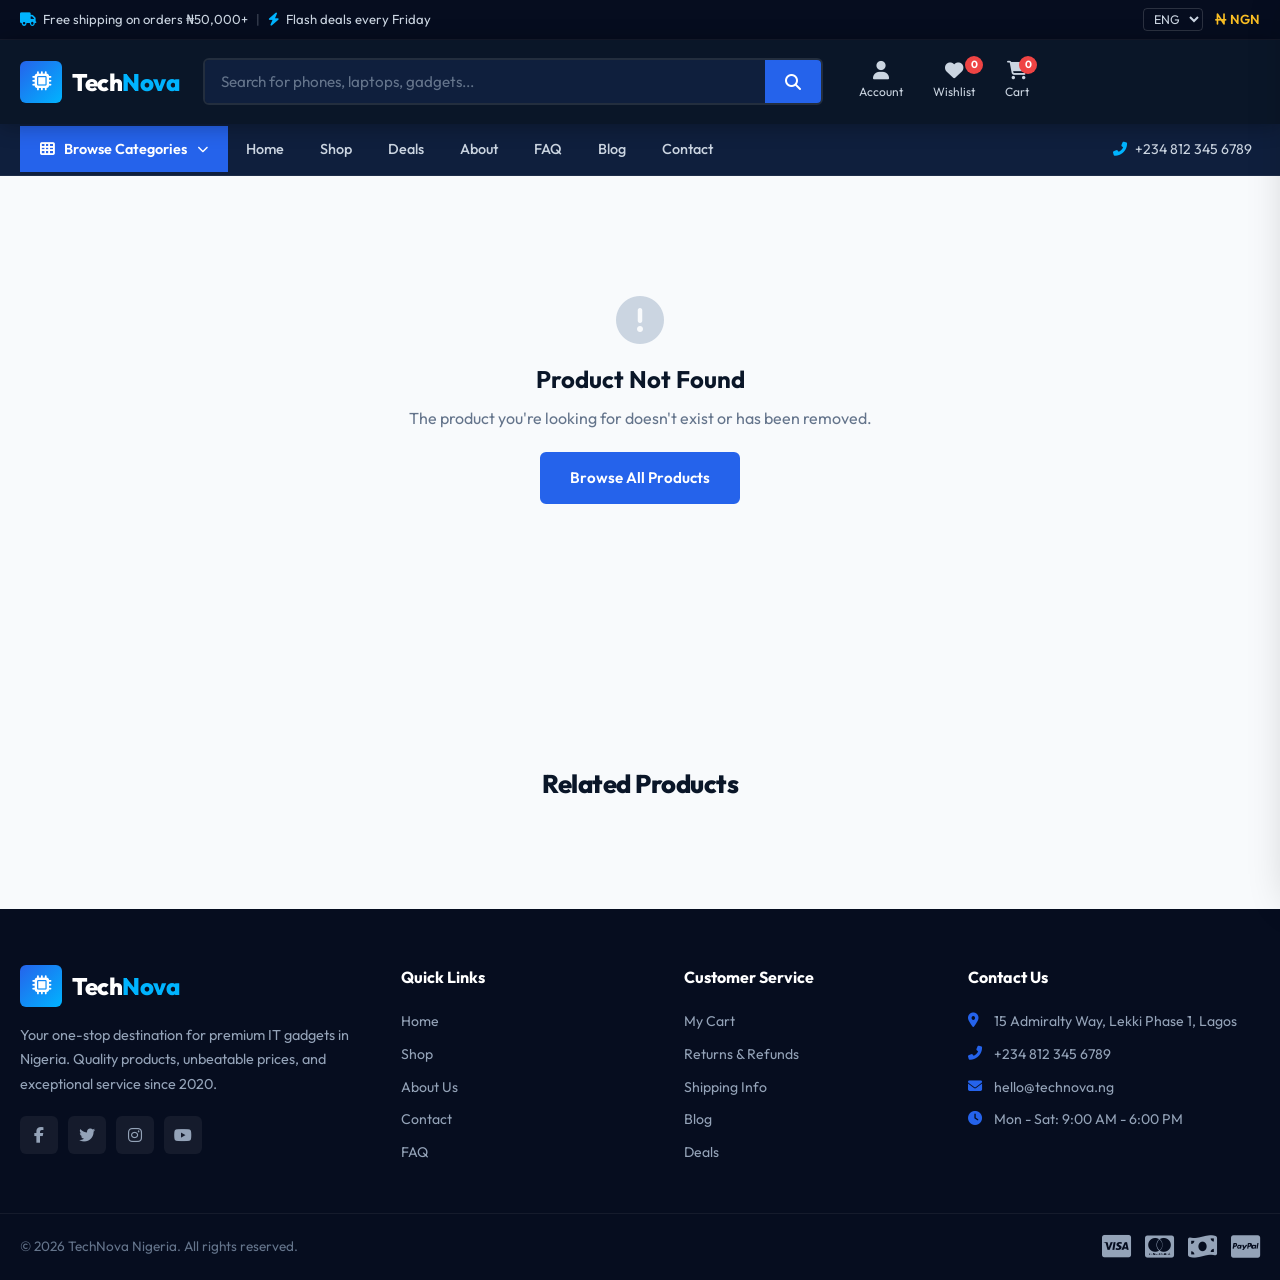
<file: product.html>
<!DOCTYPE html>
<html lang="en">
<head>
    <meta charset="UTF-8">
    <meta name="viewport" content="width=device-width, initial-scale=1.0">
    <title>Product — TechNova</title>
    <link rel="stylesheet" href="styles.css">
    <link href="https://fonts.googleapis.com/css2?family=Outfit:wght@300;400;500;600;700;800;900&family=Space+Mono:wght@400;700&display=swap" rel="stylesheet">
    <link rel="stylesheet" href="https://cdnjs.cloudflare.com/ajax/libs/font-awesome/6.5.1/css/all.min.css">
    <style>
        /* Breadcrumb */
        .product-breadcrumb {
            padding: 20px 0;
            font-size: 0.9rem;
            color: var(--gray-500);
            display: flex;
            align-items: center;
            gap: 8px;
            flex-wrap: wrap;
        }
        .product-breadcrumb a { color: var(--blue-500); }
        .product-breadcrumb a:hover { color: var(--navy-800); }
        .product-breadcrumb .sep { color: var(--gray-300); font-size: 0.7rem; }

        /* Product Detail */
        .product-detail {
            display: grid;
            grid-template-columns: 1fr 1fr;
            gap: 48px;
            padding-bottom: 60px;
        }
        .product-gallery {
            position: relative;
            background: var(--white);
            border-radius: var(--radius-lg);
            overflow: hidden;
            box-shadow: var(--shadow-md);
            aspect-ratio: 1;
        }
        .product-gallery img {
            width: 100%;
            height: 100%;
            object-fit: cover;
            transition: transform 0.5s ease;
        }
        .product-gallery:hover img { transform: scale(1.15); }
        .product-gallery .product-badge {
            position: absolute;
            top: 16px;
            left: 16px;
            padding: 6px 16px;
            border-radius: 20px;
            font-size: 0.8rem;
            font-weight: 700;
            text-transform: uppercase;
            z-index: 2;
            color: var(--white);
        }
        .product-badge.hot { background: var(--accent-red); }
        .product-badge.sale { background: var(--accent-orange); }
        .product-badge.new { background: var(--accent-green); }
        .zoom-hint {
            position: absolute;
            bottom: 16px;
            right: 16px;
            background: rgba(0,0,0,0.5);
            color: var(--white);
            padding: 6px 12px;
            border-radius: 20px;
            font-size: 0.75rem;
            display: flex;
            align-items: center;
            gap: 6px;
            pointer-events: none;
            opacity: 0.7;
        }

        .product-info { display: flex; flex-direction: column; gap: 20px; }
        .product-info .product-category {
            display: inline-block;
            background: var(--blue-500);
            color: var(--white);
            padding: 4px 14px;
            border-radius: 20px;
            font-size: 0.8rem;
            font-weight: 600;
            text-transform: uppercase;
            width: fit-content;
        }
        .product-info h1 { font-size: 2rem; font-weight: 800; color: var(--navy-800); line-height: 1.2; }
        .product-rating { display: flex; align-items: center; gap: 10px; }
        .product-rating .card-stars { font-size: 1rem; color: var(--gold); }
        .product-rating .card-stars .empty { color: var(--gray-300); }
        .product-rating span { font-size: 0.9rem; color: var(--gray-500); }
        .product-price-block { display: flex; align-items: baseline; gap: 14px; flex-wrap: wrap; }
        .product-price-block .current {
            font-family: 'Space Mono', monospace;
            font-size: 2rem;
            font-weight: 700;
            color: var(--blue-500);
        }
        .product-price-block .original {
            font-size: 1.1rem;
            color: var(--gray-400);
            text-decoration: line-through;
        }
        .product-price-block .discount-tag {
            background: var(--accent-red);
            color: var(--white);
            padding: 4px 12px;
            border-radius: 20px;
            font-size: 0.8rem;
            font-weight: 700;
        }
        .product-description { font-size: 1rem; color: var(--gray-600); line-height: 1.7; }
        .product-actions { display: flex; align-items: center; gap: 14px; flex-wrap: wrap; }
        .qty-selector {
            display: flex;
            align-items: center;
            border: 2px solid var(--gray-200);
            border-radius: var(--radius-sm);
            overflow: hidden;
        }
        .qty-selector button {
            width: 44px;
            height: 44px;
            display: flex;
            align-items: center;
            justify-content: center;
            font-size: 1.1rem;
            font-weight: 700;
            background: var(--gray-50);
            border: none;
            cursor: pointer;
            transition: all var(--transition);
        }
        .qty-selector button:hover { background: var(--blue-500); color: var(--white); }
        .qty-selector input {
            width: 52px;
            height: 44px;
            text-align: center;
            border: none;
            border-left: 2px solid var(--gray-200);
            border-right: 2px solid var(--gray-200);
            font-weight: 700;
            font-size: 1rem;
        }
        .btn-add-cart {
            display: inline-flex;
            align-items: center;
            gap: 10px;
            padding: 12px 32px;
            background: var(--blue-500);
            color: var(--white);
            border: none;
            border-radius: var(--radius-sm);
            font-size: 1rem;
            font-weight: 700;
            cursor: pointer;
            transition: all var(--transition);
        }
        .btn-add-cart:hover { background: #1d4ed8; transform: translateY(-2px); box-shadow: 0 4px 20px rgba(37,99,235,0.4); }
        .btn-wishlist {
            width: 48px;
            height: 48px;
            display: flex;
            align-items: center;
            justify-content: center;
            border: 2px solid var(--gray-200);
            border-radius: var(--radius-sm);
            font-size: 1.1rem;
            color: var(--gray-500);
            cursor: pointer;
            transition: all var(--transition);
        }
        .btn-wishlist:hover { border-color: var(--accent-red); color: var(--accent-red); }
        .btn-wishlist.active { background: var(--accent-red); color: var(--white); border-color: var(--accent-red); }

        .product-meta {
            display: flex;
            flex-direction: column;
            gap: 8px;
            padding-top: 16px;
            border-top: 1px solid var(--gray-200);
            font-size: 0.9rem;
            color: var(--gray-500);
        }
        .product-meta strong { color: var(--gray-700); }

        /* Tabs */
        .product-tabs-section {
            padding: 0 0 60px;
        }
        .tab-buttons {
            display: flex;
            gap: 4px;
            border-bottom: 2px solid var(--gray-200);
            margin-bottom: 30px;
            overflow-x: auto;
        }
        .tab-btn {
            padding: 14px 28px;
            font-weight: 600;
            font-size: 0.95rem;
            color: var(--gray-500);
            border: none;
            background: none;
            cursor: pointer;
            position: relative;
            white-space: nowrap;
            transition: color var(--transition);
        }
        .tab-btn::after {
            content: '';
            position: absolute;
            bottom: -2px;
            left: 0;
            width: 100%;
            height: 3px;
            background: var(--blue-500);
            border-radius: 3px 3px 0 0;
            transform: scaleX(0);
            transition: transform var(--transition);
        }
        .tab-btn.active { color: var(--blue-500); }
        .tab-btn.active::after { transform: scaleX(1); }
        .tab-btn:hover { color: var(--blue-500); }
        .tab-panel { display: none; }
        .tab-panel.active { display: block; }
        .tab-panel p { color: var(--gray-600); line-height: 1.8; margin-bottom: 14px; }

        /* Specs table */
        .specs-table {
            width: 100%;
            border-collapse: collapse;
        }
        .specs-table tr { border-bottom: 1px solid var(--gray-100); }
        .specs-table td {
            padding: 12px 16px;
            font-size: 0.95rem;
        }
        .specs-table td:first-child {
            font-weight: 600;
            color: var(--navy-800);
            width: 200px;
            background: var(--gray-50);
        }

        /* Reviews */
        .review-item {
            padding: 20px 0;
            border-bottom: 1px solid var(--gray-100);
        }
        .review-header { display: flex; align-items: center; gap: 12px; margin-bottom: 8px; }
        .review-avatar {
            width: 42px;
            height: 42px;
            border-radius: 50%;
            background: var(--blue-500);
            color: var(--white);
            display: flex;
            align-items: center;
            justify-content: center;
            font-weight: 700;
            font-size: 1rem;
        }
        .review-meta { flex: 1; }
        .review-meta strong { display: block; font-size: 0.95rem; color: var(--navy-800); }
        .review-meta span { font-size: 0.8rem; color: var(--gray-400); }
        .review-stars { font-size: 0.85rem; color: var(--gold); }
        .review-text { color: var(--gray-600); font-size: 0.95rem; line-height: 1.6; margin-top: 6px; }

        /* Related */
        .related-section {
            padding: 60px 0 80px;
            background: var(--gray-50);
        }
        .related-section .section-title { font-size: 1.6rem; font-weight: 800; color: var(--navy-800); margin-bottom: 24px; text-align: center; }
        .related-grid {
            display: grid;
            grid-template-columns: repeat(auto-fill, minmax(260px, 1fr));
            gap: 24px;
        }

        @media (max-width: 768px) {
            .product-detail { grid-template-columns: 1fr; gap: 24px; }
            .product-info h1 { font-size: 1.5rem; }
            .product-price-block .current { font-size: 1.5rem; }
            .tab-btn { padding: 10px 16px; font-size: 0.85rem; }
            .specs-table td:first-child { width: 120px; }
            .related-grid { grid-template-columns: repeat(auto-fill, minmax(160px, 1fr)); }
        }
    </style>
</head>
<body>
    <div id="header-placeholder"></div>

    <div class="container">
        <div class="product-breadcrumb" id="product-breadcrumb"></div>
        <section class="product-detail animate-on-scroll" id="product-detail"></section>
    </div>

    <section class="product-tabs-section animate-on-scroll">
        <div class="container" id="product-tabs"></div>
    </section>

    <section class="related-section animate-on-scroll">
        <div class="container">
            <h2 class="section-title">Related Products</h2>
            <div class="related-grid" id="related-grid"></div>
        </div>
    </section>

    <div id="footer-placeholder"></div>
    <script src="shared.js"></script>
    <script>
    (function() {
        const params = new URLSearchParams(window.location.search);
        const productId = parseInt(params.get('id'));
        const product = allProducts.find(p => p.id === productId);

        if (!product) {
            document.getElementById('product-detail').innerHTML = `
                <div style="grid-column:1/-1;text-align:center;padding:80px 20px;color:var(--gray-500)">
                    <i class="fas fa-exclamation-circle" style="font-size:3rem;margin-bottom:16px;color:var(--gray-300)"></i>
                    <h2 style="color:var(--navy-800);margin-bottom:8px">Product Not Found</h2>
                    <p>The product you're looking for doesn't exist or has been removed.</p>
                    <a href="shop.html" class="btn btn-primary" style="margin-top:20px">Browse All Products</a>
                </div>`;
            return;
        }

        document.title = `${product.name} — TechNova`;

        const discount = product.originalPrice > product.price ? Math.round((1 - product.price / product.originalPrice) * 100) : 0;

        // Breadcrumb
        document.getElementById('product-breadcrumb').innerHTML = `
            <a href="index.html">Home</a>
            <span class="sep"><i class="fas fa-chevron-right"></i></span>
            <a href="shop.html">Shop</a>
            <span class="sep"><i class="fas fa-chevron-right"></i></span>
            <a href="shop.html?cat=${product.category}">${product.category.charAt(0).toUpperCase() + product.category.slice(1)}</a>
            <span class="sep"><i class="fas fa-chevron-right"></i></span>
            <span style="color:var(--gray-800);font-weight:500">${product.name}</span>
        `;

        // Product Detail
        document.getElementById('product-detail').innerHTML = `
            <div class="product-gallery">
                ${product.badge ? `<span class="product-badge ${product.badge}">${product.badge}</span>` : ''}
                <img src="${product.image}" alt="${product.name}" id="product-img">
                <span class="zoom-hint"><i class="fas fa-search-plus"></i> Hover to zoom</span>
            </div>
            <div class="product-info">
                <span class="product-category">${product.category}</span>
                <h1>${product.name}</h1>
                <div class="product-rating">
                    <div class="card-stars">${renderStars(product.rating)}</div>
                    <span>${product.rating} (${product.reviews} reviews)</span>
                </div>
                <div class="product-price-block">
                    <span class="current">${formatPrice(product.price)}</span>
                    ${product.originalPrice > product.price ? `<span class="original">${formatPrice(product.originalPrice)}</span><span class="discount-tag">-${discount}%</span>` : ''}
                </div>
                <p class="product-description">${product.description}</p>
                <div class="product-actions">
                    <div class="qty-selector">
                        <button id="qty-minus">-</button>
                        <input type="number" id="detail-qty" value="1" min="1" max="10">
                        <button id="qty-plus">+</button>
                    </div>
                    <button class="btn-add-cart" id="btn-add-cart"><i class="fas fa-plus"></i> Add to Cart</button>
                    <button class="btn-wishlist" id="btn-wishlist" title="Add to Wishlist"><i class="fas fa-heart"></i></button>
                </div>
                <div class="product-meta">
                    <div><strong>Brand:</strong> ${product.brand}</div>
                    <div><strong>Category:</strong> ${product.category.charAt(0).toUpperCase() + product.category.slice(1)}</div>
                    <div><strong>Availability:</strong> <span style="color:var(--accent-green);font-weight:600">In Stock</span></div>
                    <div><strong>SKU:</strong> TN-${String(product.id).padStart(5, '0')}</div>
                </div>
            </div>
        `;

        // Tabs
        const specsHtml = product.specs ? Object.entries(product.specs).map(([k, v]) => `<tr><td>${k}</td><td>${v}</td></tr>`).join('') : '<tr><td colspan="2">No specifications available</td></tr>';

        const sampleReviews = [
            { name: 'Adebayo O.', initial: 'A', rating: 5, date: '2 weeks ago', text: 'Absolutely love this product! The quality is outstanding and it arrived well-packaged. Highly recommend for anyone looking for premium tech.' },
            { name: 'Chioma N.', initial: 'C', rating: 4, date: '1 month ago', text: 'Great product overall. Performs exactly as described. Only minor complaint is the shipping took a bit longer than expected, but worth the wait.' },
            { name: 'Emeka I.', initial: 'E', rating: 5, date: '1 month ago', text: 'Best purchase I\'ve made this year. The build quality is top notch and it works flawlessly. TechNova never disappoints!' },
        ];

        document.getElementById('product-tabs').innerHTML = `
            <div class="tab-buttons">
                <button class="tab-btn active" data-tab="description">Description</button>
                <button class="tab-btn" data-tab="specifications">Specifications</button>
                <button class="tab-btn" data-tab="reviews">Reviews (${product.reviews})</button>
            </div>
            <div class="tab-panel active" id="tab-description">
                <p>${product.description}</p>
                <p>Experience cutting-edge technology designed to elevate your daily life. This product combines premium build quality with advanced features, making it a top choice for tech enthusiasts across Nigeria. Backed by our comprehensive warranty and dedicated customer support.</p>
            </div>
            <div class="tab-panel" id="tab-specifications">
                <table class="specs-table">${specsHtml}</table>
            </div>
            <div class="tab-panel" id="tab-reviews">
                ${sampleReviews.map(r => `
                    <div class="review-item">
                        <div class="review-header">
                            <div class="review-avatar">${r.initial}</div>
                            <div class="review-meta">
                                <strong>${r.name}</strong>
                                <span>${r.date}</span>
                            </div>
                            <div class="review-stars">${renderStars(r.rating)}</div>
                        </div>
                        <p class="review-text">${r.text}</p>
                    </div>
                `).join('')}
            </div>
        `;

        // Related Products
        const related = allProducts.filter(p => p.category === product.category && p.id !== product.id).slice(0, 4);
        document.getElementById('related-grid').innerHTML = related.map((p, i) => renderProductCard(p, i)).join('');

        // Events
        document.getElementById('qty-minus').addEventListener('click', () => {
            const inp = document.getElementById('detail-qty');
            inp.value = Math.max(1, +inp.value - 1);
        });
        document.getElementById('qty-plus').addEventListener('click', () => {
            const inp = document.getElementById('detail-qty');
            inp.value = Math.min(10, +inp.value + 1);
        });
        document.getElementById('btn-add-cart').addEventListener('click', () => {
            const qty = +document.getElementById('detail-qty').value || 1;
            addToCart(product.id, qty);
        });
        document.getElementById('btn-wishlist').addEventListener('click', function() {
            toggleWishlist(product.id);
            this.classList.toggle('active', wishlist.includes(product.id));
        });

        // Wishlist initial state
        if (wishlist.includes(product.id)) {
            document.getElementById('btn-wishlist').classList.add('active');
        }

        // Tabs
        document.querySelectorAll('.tab-btn').forEach(btn => {
            btn.addEventListener('click', function() {
                document.querySelectorAll('.tab-btn').forEach(b => b.classList.remove('active'));
                document.querySelectorAll('.tab-panel').forEach(p => p.classList.remove('active'));
                this.classList.add('active');
                document.getElementById('tab-' + this.dataset.tab).classList.add('active');
            });
        });

        // Image zoom on hover
        const gallery = document.querySelector('.product-gallery');
        const img = document.getElementById('product-img');
        gallery.addEventListener('mousemove', function(e) {
            const rect = gallery.getBoundingClientRect();
            const x = ((e.clientX - rect.left) / rect.width) * 100;
            const y = ((e.clientY - rect.top) / rect.height) * 100;
            img.style.transformOrigin = `${x}% ${y}%`;
        });

        initScrollAnimations();
    })();
    </script>
</body>
</html>
</file>
<file: styles.css>
/* ============================================
   TechNova — Premium IT Gadgets Store
   Bold tech aesthetic: deep navy + electric blue
   ============================================ */

:root {
    --navy-900: #060d1f;
    --navy-800: #0a1628;
    --navy-700: #0f1f3d;
    --navy-600: #162a52;
    --blue-500: #2563eb;
    --blue-400: #3b82f6;
    --blue-300: #60a5fa;
    --electric: #00b4ff;
    --accent-red: #ef4444;
    --accent-green: #22c55e;
    --accent-orange: #f97316;
    --accent-purple: #a855f7;
    --gold: #fbbf24;
    --gray-50: #f8fafc;
    --gray-100: #f1f5f9;
    --gray-200: #e2e8f0;
    --gray-300: #cbd5e1;
    --gray-400: #94a3b8;
    --gray-500: #64748b;
    --gray-600: #475569;
    --gray-700: #334155;
    --gray-800: #1e293b;
    --white: #ffffff;
    --shadow-sm: 0 1px 3px rgba(0,0,0,0.08);
    --shadow-md: 0 4px 12px rgba(0,0,0,0.1);
    --shadow-lg: 0 8px 30px rgba(0,0,0,0.12);
    --shadow-xl: 0 20px 60px rgba(0,0,0,0.15);
    --radius-sm: 6px;
    --radius-md: 10px;
    --radius-lg: 16px;
    --radius-xl: 24px;
    --transition: 0.3s cubic-bezier(0.4, 0, 0.2, 1);
}

*, *::before, *::after { box-sizing: border-box; margin: 0; padding: 0; }

html { scroll-behavior: smooth; }

html { overflow-x: hidden; }
body {
    font-family: 'Outfit', sans-serif;
    color: var(--gray-800);
    background: var(--gray-50);
    line-height: 1.6;
    overflow-x: hidden;
    -webkit-font-smoothing: antialiased;
    max-width: 100vw;
}

.container {
    max-width: 1320px;
    margin: 0 auto;
    padding: 0 20px;
}

img { max-width: 100%; height: auto; display: block; }
a { text-decoration: none; color: inherit; transition: color var(--transition); }
ul { list-style: none; }
button { cursor: pointer; border: none; background: none; font-family: inherit; }
input, select { font-family: inherit; }

/* ---- Buttons ---- */
.btn {
    display: inline-flex;
    align-items: center;
    gap: 8px;
    padding: 12px 28px;
    border-radius: var(--radius-sm);
    font-weight: 600;
    font-size: 0.95rem;
    transition: all var(--transition);
    white-space: nowrap;
    border: 2px solid transparent;
}
.btn-primary {
    background: var(--blue-500);
    color: var(--white);
    border-color: var(--blue-500);
}
.btn-primary:hover {
    background: #1d4ed8;
    border-color: #1d4ed8;
    transform: translateY(-2px);
    box-shadow: 0 4px 20px rgba(37,99,235,0.4);
}
.btn-outline {
    background: transparent;
    color: var(--blue-500);
    border-color: var(--blue-500);
}
.btn-outline:hover {
    background: var(--blue-500);
    color: var(--white);
}
.btn-outline-light {
    background: transparent;
    color: var(--white);
    border-color: rgba(255,255,255,0.5);
}
.btn-outline-light:hover {
    background: var(--white);
    color: var(--navy-800);
}
.btn-sm { padding: 8px 18px; font-size: 0.85rem; }
.btn-lg { padding: 16px 36px; font-size: 1.05rem; }
.btn-block { width: 100%; justify-content: center; }

/* ---- Announcement Bar ---- */
.announcement-bar {
    background: var(--navy-900);
    color: var(--gray-300);
    font-size: 0.82rem;
    padding: 8px 0;
    border-bottom: 1px solid rgba(255,255,255,0.06);
}
.announcement-inner {
    display: flex;
    justify-content: space-between;
    align-items: center;
}
.announcement-left { display: flex; align-items: center; gap: 8px; }
.announcement-left i { color: var(--electric); margin-right: 4px; }
.divider { opacity: 0.3; }
.announcement-right { display: flex; gap: 12px; }
.announcement-right select {
    background: transparent;
    color: var(--gray-300);
    border: 1px solid rgba(255,255,255,0.15);
    padding: 2px 6px;
    border-radius: 4px;
    font-size: 0.78rem;
    cursor: pointer;
}
.announcement-right select option { background: var(--navy-800); }

/* ---- Header ---- */
.main-header {
    background: var(--navy-800);
    padding: 16px 0;
    position: sticky;
    top: 0;
    z-index: 100;
    box-shadow: 0 2px 20px rgba(0,0,0,0.3);
}
.header-inner {
    display: flex;
    align-items: center;
    gap: 24px;
}
.logo {
    display: flex;
    align-items: center;
    gap: 10px;
    flex-shrink: 0;
}
.logo-icon {
    width: 42px;
    height: 42px;
    background: linear-gradient(135deg, var(--blue-500), var(--electric));
    border-radius: var(--radius-sm);
    display: flex;
    align-items: center;
    justify-content: center;
    color: var(--white);
    font-size: 1.2rem;
}
.logo-text {
    font-size: 1.5rem;
    font-weight: 800;
    color: var(--white);
    letter-spacing: -0.5px;
}
.logo-accent { color: var(--electric); }

.search-bar {
    flex: 1;
    max-width: 620px;
    display: flex;
    border-radius: var(--radius-sm);
    overflow: hidden;
    border: 2px solid rgba(255,255,255,0.1);
    transition: border-color var(--transition);
}
.search-bar:focus-within { border-color: var(--blue-500); }
.search-bar select {
    background: var(--navy-700);
    color: var(--gray-300);
    border: none;
    padding: 0 14px;
    font-size: 0.85rem;
    border-right: 1px solid rgba(255,255,255,0.08);
    cursor: pointer;
    min-width: 150px;
}
.search-bar select option { background: var(--navy-700); }
.search-bar input {
    flex: 1;
    padding: 12px 16px;
    border: none;
    background: var(--navy-700);
    color: var(--white);
    font-size: 0.95rem;
    outline: none;
    min-width: 0;
}
.search-bar input::placeholder { color: var(--gray-500); }
#search-btn {
    background: var(--blue-500);
    color: var(--white);
    padding: 0 20px;
    font-size: 1rem;
    transition: background var(--transition);
}
#search-btn:hover { background: #1d4ed8; }

.header-actions { display: flex; align-items: center; gap: 6px; }
.header-action {
    display: flex;
    flex-direction: column;
    align-items: center;
    gap: 2px;
    color: var(--gray-300);
    padding: 6px 12px;
    border-radius: var(--radius-sm);
    position: relative;
    transition: all var(--transition);
    font-size: 0.75rem;
}
.header-action i { font-size: 1.15rem; }
.header-action:hover { color: var(--electric); background: rgba(255,255,255,0.05); }
.badge {
    position: absolute;
    top: 0;
    right: 4px;
    background: var(--accent-red);
    color: var(--white);
    font-size: 0.65rem;
    font-weight: 700;
    width: 18px;
    height: 18px;
    border-radius: 50%;
    display: flex;
    align-items: center;
    justify-content: center;
}

.mobile-menu-btn {
    display: none;
    flex-direction: column;
    gap: 5px;
    padding: 8px;
}
.mobile-menu-btn span {
    width: 24px;
    height: 2px;
    background: var(--white);
    border-radius: 2px;
    transition: all var(--transition);
}

/* ---- Navigation ---- */
.main-nav {
    background: var(--navy-700);
    border-bottom: 1px solid rgba(255,255,255,0.06);
    position: sticky;
    top: 74px;
    z-index: 99;
}
.nav-inner {
    display: flex;
    align-items: center;
    gap: 0;
}
.categories-toggle {
    background: var(--blue-500);
    color: var(--white);
    padding: 14px 20px;
    font-weight: 600;
    font-size: 0.9rem;
    display: flex;
    align-items: center;
    gap: 10px;
    transition: background var(--transition);
    white-space: nowrap;
}
.categories-toggle:hover { background: #1d4ed8; }
.categories-toggle .fa-chevron-down { font-size: 0.7rem; transition: transform var(--transition); }
.categories-toggle.active .fa-chevron-down { transform: rotate(180deg); }

.categories-dropdown {
    position: absolute;
    top: 100%;
    left: 20px;
    background: var(--white);
    border-radius: 0 0 var(--radius-md) var(--radius-md);
    box-shadow: var(--shadow-xl);
    min-width: 240px;
    opacity: 0;
    visibility: hidden;
    transform: translateY(-8px);
    transition: all var(--transition);
    z-index: 50;
    overflow: hidden;
}
.categories-dropdown.show {
    opacity: 1;
    visibility: visible;
    transform: translateY(0);
}
.categories-dropdown a {
    display: flex;
    align-items: center;
    gap: 12px;
    padding: 12px 20px;
    color: var(--gray-700);
    font-size: 0.9rem;
    transition: all var(--transition);
    border-bottom: 1px solid var(--gray-100);
}
.categories-dropdown a:last-child { border: none; }
.categories-dropdown a i { color: var(--blue-500); width: 18px; text-align: center; }
.categories-dropdown a:hover {
    background: var(--blue-500);
    color: var(--white);
}
.categories-dropdown a:hover i { color: var(--white); }

.nav-links {
    display: flex;
    align-items: center;
    flex: 1;
}
.nav-links > li > a {
    display: flex;
    align-items: center;
    gap: 5px;
    padding: 14px 18px;
    color: var(--gray-300);
    font-size: 0.9rem;
    font-weight: 500;
    transition: all var(--transition);
    white-space: nowrap;
}
.nav-links > li > a:hover,
.nav-links > li > a.active {
    color: var(--electric);
}
.nav-links > li > a .fa-chevron-down { font-size: 0.65rem; }

/* Mega dropdown */
.has-dropdown { position: relative; }
.mega-dropdown {
    position: absolute;
    top: 100%;
    left: 0;
    background: var(--white);
    border-radius: 0 0 var(--radius-md) var(--radius-md);
    box-shadow: var(--shadow-xl);
    display: flex;
    gap: 0;
    min-width: 520px;
    opacity: 0;
    visibility: hidden;
    transform: translateY(-8px);
    transition: all var(--transition);
    z-index: 50;
    overflow: hidden;
}
.has-dropdown:hover .mega-dropdown {
    opacity: 1;
    visibility: visible;
    transform: translateY(0);
}
.mega-col {
    padding: 20px 24px;
    min-width: 170px;
    border-right: 1px solid var(--gray-100);
}
.mega-col:last-child { border: none; }
.mega-col h4 {
    font-size: 0.8rem;
    font-weight: 700;
    text-transform: uppercase;
    letter-spacing: 1px;
    color: var(--gray-400);
    margin-bottom: 12px;
}
.mega-col a {
    display: block;
    padding: 6px 0;
    color: var(--gray-600);
    font-size: 0.88rem;
}
.mega-col a:hover { color: var(--blue-500); }

.nav-contact {
    color: var(--gray-300);
    font-size: 0.88rem;
    display: flex;
    align-items: center;
    gap: 8px;
    margin-left: auto;
    white-space: nowrap;
    padding: 0 8px;
}
.nav-contact i { color: var(--electric); }

/* ---- Hero Carousel ---- */
.hero-carousel {
    position: relative;
    overflow: hidden;
    height: 620px;
}
.hero-slides { position: relative; height: 100%; }
.hero-slide {
    position: absolute;
    inset: 0;
    opacity: 0;
    transition: opacity 0.8s ease;
    pointer-events: none;
}
.hero-slide.active { opacity: 1; pointer-events: auto; }
.hero-bg { position: absolute; inset: 0; }
.hero-content {
    position: relative;
    height: 100%;
    display: flex;
    align-items: center;
    justify-content: space-between;
    gap: 40px;
    z-index: 2;
}
.hero-text { max-width: 520px; }
.hero-badge {
    display: inline-block;
    background: var(--accent-red);
    color: var(--white);
    padding: 6px 16px;
    border-radius: 30px;
    font-size: 0.82rem;
    font-weight: 600;
    text-transform: uppercase;
    letter-spacing: 1px;
    margin-bottom: 16px;
    animation: fadeInUp 0.6s ease both;
}
.hero-slide.active .hero-badge { animation-delay: 0.2s; }
.hero-text h1 {
    font-size: 3rem;
    font-weight: 800;
    color: var(--white);
    line-height: 1.15;
    margin-bottom: 16px;
    animation: fadeInUp 0.6s ease both;
}
.hero-slide.active .hero-text h1 { animation-delay: 0.35s; }
.hero-price {
    font-family: 'Space Mono', monospace;
    font-size: 2rem;
    font-weight: 700;
    color: var(--gold);
    margin-bottom: 24px;
    animation: fadeInUp 0.6s ease both;
}
.hero-slide.active .hero-price { animation-delay: 0.5s; }
.hero-cta { animation: fadeInUp 0.6s ease both; }
.hero-slide.active .hero-cta { animation-delay: 0.65s; }

.hero-image {
    position: relative;
    width: 520px;
    height: 520px;
    flex-shrink: 0;
    display: flex;
    align-items: center;
    justify-content: center;
}
.hero-product-glow {
    position: absolute;
    width: 100%;
    height: 100%;
    background: radial-gradient(circle, rgba(37,99,235,0.3) 0%, transparent 70%);
    border-radius: 50%;
    animation: pulse-glow 3s ease-in-out infinite;
}
.hero-image img {
    position: relative;
    z-index: 2;
    max-height: 460px;
    max-width: 100%;
    object-fit: contain;
    filter: drop-shadow(0 20px 40px rgba(0,0,0,0.4));
    animation: float 4s ease-in-out infinite;
}

@keyframes float {
    0%, 100% { transform: translateY(0); }
    50% { transform: translateY(-12px); }
}
@keyframes pulse-glow {
    0%, 100% { transform: scale(1); opacity: 0.7; }
    50% { transform: scale(1.08); opacity: 1; }
}
@keyframes fadeInUp {
    from { opacity: 0; transform: translateY(24px); }
    to { opacity: 1; transform: translateY(0); }
}

.hero-dots {
    position: absolute;
    bottom: 28px;
    left: 50%;
    transform: translateX(-50%);
    display: flex;
    gap: 10px;
    z-index: 5;
}
.dot {
    width: 12px;
    height: 12px;
    border-radius: 50%;
    background: rgba(255,255,255,0.35);
    transition: all var(--transition);
}
.dot.active { background: var(--electric); transform: scale(1.3); }
.dot:hover { background: rgba(255,255,255,0.6); }

.hero-arrow {
    position: absolute;
    top: 50%;
    transform: translateY(-50%);
    width: 48px;
    height: 48px;
    background: rgba(255,255,255,0.1);
    backdrop-filter: blur(8px);
    border: 1px solid rgba(255,255,255,0.15);
    border-radius: 50%;
    color: var(--white);
    font-size: 1rem;
    display: flex;
    align-items: center;
    justify-content: center;
    z-index: 5;
    transition: all var(--transition);
}
.hero-arrow:hover { background: var(--blue-500); border-color: var(--blue-500); }
.hero-prev { left: 24px; }
.hero-next { right: 24px; }

/* ---- Features Strip ---- */
.features-strip {
    padding: 32px 0;
    background: var(--white);
    border-bottom: 1px solid var(--gray-200);
}
.features-grid {
    display: grid;
    grid-template-columns: repeat(4, 1fr);
    gap: 24px;
}
.feature-card {
    display: flex;
    align-items: center;
    gap: 14px;
    padding: 10px;
}
.feature-icon {
    width: 52px;
    height: 52px;
    background: linear-gradient(135deg, rgba(37,99,235,0.1), rgba(0,180,255,0.1));
    border-radius: var(--radius-md);
    display: flex;
    align-items: center;
    justify-content: center;
    color: var(--blue-500);
    font-size: 1.2rem;
    flex-shrink: 0;
}
.feature-info h4 { font-size: 0.95rem; font-weight: 700; color: var(--navy-800); }
.feature-info p { font-size: 0.82rem; color: var(--gray-500); }

/* ---- Promo Banners ---- */
.promo-banners { padding: 40px 0 0; }
.promo-grid {
    display: grid;
    grid-template-columns: 1.5fr 1fr;
    gap: 20px;
}
.promo-card {
    position: relative;
    border-radius: var(--radius-lg);
    overflow: hidden;
    color: var(--white);
}
.promo-bg { position: absolute; inset: 0; }
.promo-content {
    position: relative;
    z-index: 2;
    padding: 32px;
}
.promo-label {
    display: inline-block;
    background: rgba(255,255,255,0.2);
    padding: 4px 14px;
    border-radius: 20px;
    font-size: 0.78rem;
    font-weight: 600;
    text-transform: uppercase;
    letter-spacing: 1px;
    margin-bottom: 12px;
    backdrop-filter: blur(4px);
}
.promo-card h3 {
    font-size: 1.5rem;
    font-weight: 700;
    line-height: 1.3;
    margin-bottom: 20px;
}
.promo-actions { display: flex; gap: 12px; flex-wrap: wrap; }
.promo-large {
    display: flex;
    align-items: center;
    min-height: 280px;
}
.promo-large .promo-content { flex: 1; }
.promo-image {
    position: relative;
    z-index: 2;
    width: 340px;
    flex-shrink: 0;
    padding: 20px;
}
.promo-image img {
    filter: drop-shadow(0 10px 30px rgba(0,0,0,0.3));
    animation: float 5s ease-in-out infinite;
}
.promo-side { display: flex; flex-direction: column; gap: 20px; }
.promo-small { min-height: 130px; display: flex; align-items: center; }
.promo-small h3 { font-size: 1.2rem; margin-bottom: 14px; }

/* ---- Products Section ---- */
.products-section { padding: 56px 0; }
.section-header {
    display: flex;
    justify-content: space-between;
    align-items: flex-end;
    margin-bottom: 32px;
    flex-wrap: wrap;
    gap: 16px;
}
.section-title {
    font-size: 1.8rem;
    font-weight: 800;
    color: var(--navy-800);
    letter-spacing: -0.5px;
}
.section-subtitle {
    color: var(--gray-500);
    font-size: 0.95rem;
    margin-top: 4px;
}
.product-filters { display: flex; gap: 6px; flex-wrap: wrap; max-width: 100%; }
.filter-btn {
    padding: 8px 20px;
    border-radius: 30px;
    font-size: 0.85rem;
    font-weight: 500;
    color: var(--gray-600);
    border: 1px solid var(--gray-200);
    transition: all var(--transition);
    background: var(--white);
}
.filter-btn:hover { border-color: var(--blue-500); color: var(--blue-500); }
.filter-btn.active {
    background: var(--blue-500);
    color: var(--white);
    border-color: var(--blue-500);
}

.products-grid {
    display: grid;
    grid-template-columns: repeat(auto-fill, minmax(260px, 1fr));
    gap: 24px;
}

/* Product Card */
.product-card {
    background: var(--white);
    border-radius: var(--radius-md);
    overflow: hidden;
    box-shadow: var(--shadow-sm);
    transition: all var(--transition);
    position: relative;
    border: 1px solid var(--gray-100);
    animation: fadeInUp 0.5s ease both;
}
.product-card:hover {
    transform: translateY(-6px);
    box-shadow: var(--shadow-lg);
    border-color: var(--blue-400);
}
.product-card .card-badges {
    position: absolute;
    top: 12px;
    left: 12px;
    display: flex;
    flex-direction: column;
    gap: 6px;
    z-index: 3;
}
.card-badge {
    display: inline-block;
    padding: 3px 10px;
    border-radius: 4px;
    font-size: 0.72rem;
    font-weight: 700;
    text-transform: uppercase;
    letter-spacing: 0.5px;
}
.card-badge.sale { background: var(--accent-red); color: var(--white); }
.card-badge.new { background: var(--accent-green); color: var(--white); }
.card-badge.hot { background: var(--accent-orange); color: var(--white); }

.card-image {
    position: relative;
    height: 260px;
    background: var(--gray-50);
    display: flex;
    align-items: center;
    justify-content: center;
    overflow: hidden;
    padding: 20px;
}
.card-image img {
    max-height: 220px;
    object-fit: contain;
    transition: transform 0.5s ease;
}
.product-card:hover .card-image img { transform: scale(1.08); }

.card-actions-overlay {
    position: absolute;
    inset: 0;
    background: rgba(6,13,31,0.5);
    display: flex;
    align-items: center;
    justify-content: center;
    gap: 10px;
    opacity: 0;
    transition: opacity var(--transition);
}
.product-card:hover .card-actions-overlay { opacity: 1; }
.overlay-btn {
    width: 42px;
    height: 42px;
    background: var(--white);
    border-radius: 50%;
    display: flex;
    align-items: center;
    justify-content: center;
    color: var(--navy-800);
    font-size: 0.9rem;
    transition: all var(--transition);
    transform: translateY(10px);
}
.product-card:hover .overlay-btn { transform: translateY(0); }
.product-card:hover .overlay-btn:nth-child(2) { transition-delay: 0.05s; }
.product-card:hover .overlay-btn:nth-child(3) { transition-delay: 0.1s; }
.overlay-btn:hover { background: var(--blue-500); color: var(--white); }

.card-body { padding: 16px; }
.card-category {
    font-size: 0.75rem;
    text-transform: uppercase;
    letter-spacing: 1px;
    color: var(--blue-500);
    font-weight: 600;
    margin-bottom: 6px;
}
.card-name {
    font-size: 0.98rem;
    font-weight: 600;
    color: var(--navy-800);
    margin-bottom: 8px;
    line-height: 1.35;
    display: -webkit-box;
    -webkit-line-clamp: 2;
    -webkit-box-orient: vertical;
    overflow: hidden;
}
.card-rating {
    display: flex;
    align-items: center;
    gap: 6px;
    margin-bottom: 10px;
}
.card-stars { display: flex; gap: 2px; color: var(--gold); font-size: 0.75rem; }
.card-stars .empty { color: var(--gray-300); }
.card-reviews { font-size: 0.78rem; color: var(--gray-400); }

.card-price-row {
    display: flex;
    align-items: center;
    justify-content: space-between;
    gap: 10px;
}
.card-price {
    display: flex;
    align-items: baseline;
    gap: 8px;
}
.price-current {
    font-family: 'Space Mono', monospace;
    font-size: 1.1rem;
    font-weight: 700;
    color: var(--accent-red);
}
.price-original {
    font-family: 'Space Mono', monospace;
    font-size: 0.85rem;
    color: var(--gray-400);
    text-decoration: line-through;
}
.add-to-cart-btn {
    display: flex;
    align-items: center;
    gap: 6px;
    padding: 8px 14px;
    background: var(--blue-500);
    color: var(--white);
    border-radius: var(--radius-sm);
    font-size: 0.82rem;
    font-weight: 600;
    transition: all var(--transition);
    white-space: nowrap;
}
.add-to-cart-btn:hover {
    background: #1d4ed8;
    transform: translateY(-1px);
}

.no-results {
    text-align: center;
    padding: 60px 20px;
    color: var(--gray-500);
}
.no-results i { font-size: 3rem; margin-bottom: 16px; opacity: 0.3; }
.no-results p { margin-bottom: 20px; }

/* ---- Trending Section ---- */
.trending-section {
    padding: 20px 0 60px;
}
.view-all-btn { flex-shrink: 0; }
.trending-grid {
    display: grid;
    grid-template-columns: repeat(auto-fill, minmax(220px, 1fr));
    gap: 20px;
}
.trending-card {
    background: var(--white);
    border-radius: var(--radius-md);
    overflow: hidden;
    box-shadow: var(--shadow-sm);
    border: 1px solid var(--gray-100);
    transition: all var(--transition);
    position: relative;
    animation: fadeInUp 0.5s ease both;
}
.trending-card:hover {
    transform: translateY(-4px);
    box-shadow: var(--shadow-md);
    border-color: var(--blue-400);
}
.trending-image {
    height: 220px;
    background: var(--gray-50);
    display: flex;
    align-items: center;
    justify-content: center;
    padding: 16px;
    position: relative;
}
.trending-image img {
    max-height: 180px;
    object-fit: contain;
    transition: transform 0.4s ease;
}
.trending-card:hover .trending-image img { transform: scale(1.06); }
.trending-discount {
    position: absolute;
    top: 10px;
    left: 10px;
    background: var(--accent-red);
    color: var(--white);
    padding: 3px 10px;
    border-radius: 4px;
    font-size: 0.72rem;
    font-weight: 700;
}
.trending-body { padding: 14px; }
.trending-name {
    font-size: 0.88rem;
    font-weight: 600;
    color: var(--navy-800);
    margin-bottom: 6px;
    white-space: nowrap;
    overflow: hidden;
    text-overflow: ellipsis;
}
.trending-price {
    font-family: 'Space Mono', monospace;
    font-size: 1rem;
    font-weight: 700;
    color: var(--accent-red);
}

/* ---- Newsletter ---- */
.newsletter-section {
    background: linear-gradient(135deg, var(--navy-800) 0%, var(--navy-600) 100%);
    padding: 56px 0;
}
.newsletter-inner {
    display: flex;
    align-items: center;
    justify-content: space-between;
    gap: 40px;
}
.newsletter-content h2 {
    font-size: 1.6rem;
    font-weight: 800;
    color: var(--white);
    margin-bottom: 6px;
}
.newsletter-content p { color: var(--gray-400); font-size: 0.95rem; }
.newsletter-form {
    display: flex;
    gap: 0;
    flex-shrink: 0;
    border-radius: var(--radius-sm);
    overflow: hidden;
    box-shadow: 0 4px 20px rgba(0,0,0,0.2);
}
.newsletter-form input {
    padding: 14px 20px;
    border: none;
    background: var(--white);
    font-size: 0.95rem;
    width: 300px;
    outline: none;
}
.newsletter-form .btn {
    border-radius: 0;
}

/* ---- Footer ---- */
.main-footer {
    background: var(--navy-900);
    padding: 56px 0 0;
}
.footer-grid {
    display: grid;
    grid-template-columns: 1.4fr 1fr 1fr 1.2fr;
    gap: 40px;
    padding-bottom: 40px;
    border-bottom: 1px solid rgba(255,255,255,0.06);
}
.footer-about p {
    color: var(--gray-400);
    font-size: 0.9rem;
    margin: 16px 0 20px;
    line-height: 1.7;
}
.footer-logo { margin-bottom: 4px; }
.social-links { display: flex; gap: 10px; }
.social-links a {
    width: 38px;
    height: 38px;
    background: rgba(255,255,255,0.06);
    border-radius: var(--radius-sm);
    display: flex;
    align-items: center;
    justify-content: center;
    color: var(--gray-400);
    transition: all var(--transition);
}
.social-links a:hover { background: var(--blue-500); color: var(--white); }

.footer-col h4 {
    color: var(--white);
    font-size: 1rem;
    font-weight: 700;
    margin-bottom: 20px;
}
.footer-col ul li { margin-bottom: 10px; }
.footer-col ul a,
.footer-col ul li {
    color: var(--gray-400);
    font-size: 0.88rem;
    transition: color var(--transition);
}
.footer-col ul a:hover { color: var(--electric); }
.footer-contact li {
    display: flex;
    align-items: flex-start;
    gap: 10px;
}
.footer-contact i { color: var(--blue-500); margin-top: 3px; width: 16px; }

.footer-bottom {
    padding: 20px 0;
}
.footer-bottom-inner {
    display: flex;
    justify-content: space-between;
    align-items: center;
}
.footer-bottom p { color: var(--gray-500); font-size: 0.85rem; }
.payment-icons { display: flex; gap: 14px; color: var(--gray-400); font-size: 1.6rem; }

/* ---- Cart Sidebar ---- */
.cart-overlay {
    position: fixed;
    inset: 0;
    background: rgba(6,13,31,0.6);
    backdrop-filter: blur(4px);
    z-index: 200;
    opacity: 0;
    visibility: hidden;
    transition: all var(--transition);
}
.cart-overlay.show { opacity: 1; visibility: visible; }

.cart-sidebar {
    position: fixed;
    top: 0;
    right: -420px;
    width: 400px;
    max-width: 90vw;
    height: 100vh;
    background: var(--white);
    z-index: 201;
    display: flex;
    flex-direction: column;
    transition: right 0.4s cubic-bezier(0.4, 0, 0.2, 1);
    box-shadow: -10px 0 40px rgba(0,0,0,0.2);
}
.cart-sidebar.show { right: 0; }

.cart-header {
    display: flex;
    justify-content: space-between;
    align-items: center;
    padding: 20px 24px;
    border-bottom: 1px solid var(--gray-200);
}
.cart-header h3 {
    font-size: 1.1rem;
    font-weight: 700;
    color: var(--navy-800);
    display: flex;
    align-items: center;
    gap: 10px;
}
#cart-close {
    width: 36px;
    height: 36px;
    border-radius: 50%;
    display: flex;
    align-items: center;
    justify-content: center;
    color: var(--gray-500);
    transition: all var(--transition);
}
#cart-close:hover { background: var(--gray-100); color: var(--navy-800); }

.cart-body { flex: 1; overflow-y: auto; padding: 16px 24px; }
.cart-empty {
    text-align: center;
    padding: 60px 20px;
    color: var(--gray-400);
}
.cart-empty i { font-size: 3rem; margin-bottom: 16px; }
.cart-empty p { margin-bottom: 20px; }

.cart-item {
    display: flex;
    gap: 14px;
    padding: 14px 0;
    border-bottom: 1px solid var(--gray-100);
    animation: fadeInUp 0.3s ease both;
}
.cart-item-image {
    width: 72px;
    height: 72px;
    background: var(--gray-50);
    border-radius: var(--radius-sm);
    display: flex;
    align-items: center;
    justify-content: center;
    flex-shrink: 0;
    padding: 6px;
}
.cart-item-image img { max-height: 60px; object-fit: contain; }
.cart-item-info { flex: 1; }
.cart-item-name {
    font-size: 0.88rem;
    font-weight: 600;
    color: var(--navy-800);
    margin-bottom: 4px;
}
.cart-item-price {
    font-family: 'Space Mono', monospace;
    font-size: 0.9rem;
    font-weight: 700;
    color: var(--blue-500);
    margin-bottom: 8px;
}
.cart-item-controls {
    display: flex;
    align-items: center;
    gap: 8px;
}
.cart-qty-btn {
    width: 28px;
    height: 28px;
    border: 1px solid var(--gray-200);
    border-radius: 4px;
    display: flex;
    align-items: center;
    justify-content: center;
    font-size: 0.85rem;
    color: var(--gray-600);
    transition: all var(--transition);
}
.cart-qty-btn:hover { border-color: var(--blue-500); color: var(--blue-500); }
.cart-item-qty { font-size: 0.88rem; font-weight: 600; min-width: 20px; text-align: center; }
.cart-item-remove {
    margin-left: auto;
    color: var(--gray-400);
    font-size: 0.85rem;
    transition: color var(--transition);
}
.cart-item-remove:hover { color: var(--accent-red); }

.cart-footer {
    padding: 20px 24px;
    border-top: 1px solid var(--gray-200);
    background: var(--gray-50);
}
.cart-subtotal {
    display: flex;
    justify-content: space-between;
    font-size: 1.05rem;
    font-weight: 700;
    color: var(--navy-800);
    margin-bottom: 16px;
}
.cart-subtotal span:last-child {
    font-family: 'Space Mono', monospace;
    color: var(--blue-500);
}
.cart-actions { display: flex; flex-direction: column; gap: 8px; }

/* ---- Quick View Modal (dynamic via shared.js) ---- */
#quickview-modal .modal-overlay {
    position: fixed; inset: 0; background: rgba(6,13,31,0.7); backdrop-filter: blur(4px); z-index: 300;
    opacity: 0; visibility: hidden; transition: all var(--transition);
}
#quickview-modal .modal-overlay.show { opacity: 1; visibility: visible; }
.quickview-content {
    position: fixed; top: 50%; left: 50%; transform: translate(-50%,-50%) scale(0.95);
    background: var(--white); border-radius: var(--radius-lg); max-width: 860px; width: 90vw; max-height: 90vh;
    overflow-y: auto; z-index: 301; opacity: 0; visibility: hidden;
    transition: all 0.4s cubic-bezier(0.4,0,0.2,1); box-shadow: var(--shadow-xl);
}
.quickview-content.show { opacity: 1; visibility: visible; transform: translate(-50%,-50%) scale(1); }
.modal-close {
    position: absolute; top: 16px; right: 16px; width: 38px; height: 38px; border-radius: 50%;
    background: var(--gray-100); display: flex; align-items: center; justify-content: center;
    color: var(--gray-600); z-index: 5; transition: all var(--transition);
}
.modal-close:hover { background: var(--accent-red); color: var(--white); }
.quickview-body { display: flex; }
.quickview-image {
    width: 45%; background: var(--gray-50); display: flex; align-items: center; justify-content: center;
    padding: 40px; min-height: 400px;
}
.quickview-image img { max-height: 320px; object-fit: contain; }
.quickview-info { width: 55%; padding: 36px; }
.qv-category { font-size: 0.78rem; text-transform: uppercase; letter-spacing: 1px; color: var(--blue-500); font-weight: 600; }
.quickview-info h2 { font-size: 1.5rem; font-weight: 700; color: var(--navy-800); margin: 10px 0 12px; line-height: 1.3; }
.qv-rating { display: flex; align-items: center; gap: 8px; margin-bottom: 16px; }
.qv-price { display: flex; align-items: baseline; gap: 12px; margin-bottom: 18px; flex-wrap: wrap; }
.qv-price .price-current { font-size: 1.5rem; }
.qv-price .price-discount { background: rgba(239,68,68,0.1); color: var(--accent-red); padding: 3px 10px; border-radius: 4px; font-size: 0.78rem; font-weight: 700; }
.qv-description { color: var(--gray-500); font-size: 0.9rem; line-height: 1.7; margin-bottom: 24px; }
.qv-quantity { display: flex; align-items: center; gap: 0; margin-bottom: 20px; }
.qty-btn { width: 40px; height: 40px; border: 1px solid var(--gray-200); display: flex; align-items: center; justify-content: center; font-size: 1.1rem; color: var(--gray-600); transition: all var(--transition); }
.qty-btn:first-child { border-radius: var(--radius-sm) 0 0 var(--radius-sm); }
.qty-btn:last-child { border-radius: 0 var(--radius-sm) var(--radius-sm) 0; }
.qty-btn:hover { border-color: var(--blue-500); color: var(--blue-500); }
#qv-qty { width: 50px; height: 40px; text-align: center; border: 1px solid var(--gray-200); border-left: none; border-right: none; font-size: 1rem; font-weight: 600; outline: none; -moz-appearance: textfield; }
#qv-qty::-webkit-inner-spin-button { -webkit-appearance: none; }
.qv-actions { display: flex; gap: 10px; flex-wrap: wrap; }

/* ---- Page Transitions & Scroll Animations ---- */
@keyframes pageIn { from { opacity: 0; } to { opacity: 1; } }
body.page-loaded { animation: pageIn 0.4s ease both; }
.animate-on-scroll { opacity: 0; transform: translateY(24px); transition: opacity 0.6s ease, transform 0.6s ease; }
.animate-on-scroll.animate-in { opacity: 1; transform: translateY(0); }

/* ---- Page Banner (shared across sub-pages) ---- */
.page-banner {
    background: linear-gradient(135deg, var(--navy-800) 0%, var(--navy-600) 100%);
    padding: 48px 0; text-align: center; position: relative; overflow: hidden;
}
.page-banner::before {
    content: ''; position: absolute; inset: 0;
    background: url("data:image/svg+xml,%3Csvg width='60' height='60' viewBox='0 0 60 60' xmlns='http://www.w3.org/2000/svg'%3E%3Cg fill='none' fill-rule='evenodd'%3E%3Cg fill='%23ffffff' fill-opacity='0.03'%3E%3Cpath d='M36 34v-4h-2v4h-4v2h4v4h2v-4h4v-2h-4zm0-30V0h-2v4h-4v2h4v4h2V6h4V4h-4zM6 34v-4H4v4H0v2h4v4h2v-4h4v-2H6zM6 4V0H4v4H0v2h4v4h2V6h4V4H6z'/%3E%3C/g%3E%3C/g%3E%3C/svg%3E");
}
.page-banner h1 { font-size: 2.2rem; font-weight: 800; color: var(--white); margin-bottom: 10px; position: relative; }
.breadcrumb { display: flex; align-items: center; justify-content: center; gap: 8px; font-size: 0.88rem; color: var(--gray-400); position: relative; }
.breadcrumb a { color: var(--gray-300); transition: color var(--transition); }
.breadcrumb a:hover { color: var(--electric); }
.breadcrumb .sep { opacity: 0.4; }

/* ---- Currency Tag ---- */
.currency-tag { color: var(--gold); font-weight: 600; font-size: 0.82rem; display: flex; align-items: center; gap: 4px; }

/* ---- Card Name Links ---- */
.card-name a { color: inherit; transition: color var(--transition); }
.card-name a:hover { color: var(--blue-500); }

/* ---- Toast ---- */
.toast-container {
    position: fixed;
    bottom: 24px;
    right: 24px;
    z-index: 400;
    display: flex;
    flex-direction: column;
    gap: 10px;
}
.toast {
    background: var(--navy-800);
    color: var(--white);
    padding: 14px 24px;
    border-radius: var(--radius-sm);
    font-size: 0.9rem;
    display: flex;
    align-items: center;
    gap: 10px;
    box-shadow: 0 8px 30px rgba(0,0,0,0.3);
    animation: toastIn 0.4s ease both;
    max-width: 360px;
}
.toast.success i { color: var(--accent-green); }
.toast.error i { color: var(--accent-red); }
.toast.removing { animation: toastOut 0.3s ease both; }

@keyframes toastIn {
    from { opacity: 0; transform: translateX(40px); }
    to { opacity: 1; transform: translateX(0); }
}
@keyframes toastOut {
    from { opacity: 1; transform: translateX(0); }
    to { opacity: 0; transform: translateX(40px); }
}

/* ---- Back to Top ---- */
.back-to-top {
    position: fixed;
    bottom: 24px;
    left: 24px;
    width: 44px;
    height: 44px;
    background: var(--blue-500);
    color: var(--white);
    border-radius: 50%;
    display: flex;
    align-items: center;
    justify-content: center;
    font-size: 1rem;
    box-shadow: 0 4px 20px rgba(37,99,235,0.4);
    opacity: 0;
    visibility: hidden;
    transform: translateY(10px);
    transition: all var(--transition);
    z-index: 50;
}
.back-to-top.show { opacity: 1; visibility: visible; transform: translateY(0); }
.back-to-top:hover { background: #1d4ed8; transform: translateY(-2px); }

/* ---- Responsive ---- */
/* ---- RESPONSIVE: Tablet (1024px) ---- */
@media (max-width: 1024px) {
    .hero-carousel { height: 520px; }
    .hero-text h1 { font-size: 2.2rem; }
    .hero-image { width: 380px; height: 380px; }
    .hero-image img { max-height: 340px; }
    .features-grid { grid-template-columns: repeat(2, 1fr); }
    .footer-grid { grid-template-columns: repeat(2, 1fr); }
    .promo-grid { grid-template-columns: 1fr; }
    .products-grid { grid-template-columns: repeat(auto-fill, minmax(240px, 1fr)); }
    .trending-grid { grid-template-columns: repeat(auto-fill, minmax(200px, 1fr)); }
}

/* ---- RESPONSIVE: Mobile (768px) ---- */
@media (max-width: 768px) {
    .container { padding: 0 16px; }

    /* Announcement */
    .announcement-bar { font-size: 0.75rem; padding: 6px 0; }
    .announcement-left .divider,
    .announcement-left span:nth-child(3) { display: none; }
    .announcement-right { gap: 8px; }

    /* Header */
    .main-header { padding: 10px 0; }
    .header-inner { flex-wrap: wrap; gap: 10px; }
    .logo-text { font-size: 1.2rem; }
    .logo-icon { width: 34px; height: 34px; font-size: 1rem; }
    .search-bar { order: 3; max-width: 100%; flex: 0 0 100%; margin-top: 8px; }
    .search-bar input { padding: 10px 14px; font-size: 0.88rem; }
    #search-btn { padding: 0 16px; }
    .header-actions { gap: 2px; }
    .header-actions span { display: none; }
    .header-action { padding: 6px 8px; }
    .header-action i { font-size: 1.05rem; }
    .badge { width: 16px; height: 16px; font-size: 0.6rem; top: -2px; right: 0; }

    /* Mobile menu hamburger */
    .mobile-menu-btn { display: flex; }
    .mobile-menu-btn.active span:nth-child(1) { transform: rotate(45deg) translate(5px, 5px); }
    .mobile-menu-btn.active span:nth-child(2) { opacity: 0; }
    .mobile-menu-btn.active span:nth-child(3) { transform: rotate(-45deg) translate(5px, -5px); }

    /* Navigation */
    .main-nav { position: relative; top: 0; }
    .nav-inner { flex-direction: column; align-items: stretch; padding: 0 16px; }
    .categories-toggle { display: none; }
    .nav-links {
        flex-direction: column;
        max-height: 0;
        overflow: hidden;
        transition: max-height 0.4s ease;
    }
    .nav-links.show { max-height: 500px; }
    .nav-links > li > a {
        padding: 12px 0;
        border-bottom: 1px solid rgba(255,255,255,0.06);
        font-size: 0.95rem;
    }
    .mega-dropdown { display: none; }
    .nav-contact { padding: 12px 0; font-size: 0.82rem; }

    /* Hero */
    .hero-carousel { height: 380px; }
    .hero-content { flex-direction: column; text-align: center; padding: 40px 0; }
    .hero-text { max-width: 100%; }
    .hero-badge { font-size: 0.75rem; padding: 5px 12px; }
    .hero-text h1 { font-size: 1.7rem; margin-bottom: 12px; }
    .hero-price { font-size: 1.4rem; margin-bottom: 18px; }
    .hero-cta { padding: 10px 22px; font-size: 0.88rem; }
    .hero-image { display: none; }
    .hero-arrow { display: none; }
    .hero-dots { bottom: 16px; }

    /* Features */
    .features-strip { padding: 20px 0; }
    .features-grid { grid-template-columns: 1fr 1fr; gap: 12px; }
    .feature-card { padding: 8px; }
    .feature-icon { width: 42px; height: 42px; font-size: 1rem; }
    .feature-info h4 { font-size: 0.85rem; }
    .feature-info p { font-size: 0.75rem; }

    /* Promo banners */
    .promo-banners { padding: 24px 0 0; }
    .promo-large { flex-direction: column; min-height: auto; }
    .promo-content { padding: 24px; }
    .promo-card h3 { font-size: 1.2rem; }
    .promo-image { width: 100%; padding: 0 20px 20px; }
    .promo-image img { max-height: 180px; margin: 0 auto; }
    .promo-actions { gap: 8px; }
    .promo-actions .btn { padding: 8px 16px; font-size: 0.82rem; }

    /* Products section */
    .products-section { padding: 36px 0; }
    .section-header { flex-direction: column; align-items: flex-start; gap: 12px; margin-bottom: 24px; }
    .section-title { font-size: 1.4rem; }
    .product-filters { overflow-x: auto; -webkit-overflow-scrolling: touch; flex-wrap: nowrap; padding-bottom: 4px; max-width: calc(100vw - 32px); }
    .filter-btn { padding: 6px 16px; font-size: 0.8rem; flex-shrink: 0; }
    .products-grid { grid-template-columns: repeat(2, 1fr); gap: 12px; }
    .card-image { height: 170px; padding: 14px; }
    .card-image img { max-height: 140px; }
    .card-body { padding: 12px; }
    .card-category { font-size: 0.68rem; margin-bottom: 4px; }
    .card-name { font-size: 0.85rem; margin-bottom: 6px; -webkit-line-clamp: 1; }
    .card-rating { margin-bottom: 8px; }
    .card-stars { font-size: 0.65rem; }
    .card-reviews { font-size: 0.7rem; }
    .card-price-row { flex-direction: column; align-items: flex-start; gap: 6px; }
    .price-current { font-size: 0.88rem; }
    .price-original { font-size: 0.72rem; }
    .add-to-cart-btn { padding: 6px 12px; font-size: 0.78rem; width: 100%; justify-content: center; }
    .card-actions-overlay { display: none; }

    /* Trending */
    .trending-section { padding: 16px 0 40px; }
    .trending-grid { grid-template-columns: repeat(2, 1fr); gap: 12px; }
    .trending-image { height: 140px; padding: 12px; }
    .trending-image img { max-height: 110px; }
    .trending-body { padding: 10px; }
    .trending-name { font-size: 0.8rem; }
    .trending-price { font-size: 0.85rem; }
    .view-all-btn { padding: 8px 16px; font-size: 0.82rem; }

    /* Newsletter */
    .newsletter-section { padding: 36px 0; }
    .newsletter-inner { flex-direction: column; text-align: center; gap: 20px; }
    .newsletter-content h2 { font-size: 1.3rem; }
    .newsletter-content p { font-size: 0.85rem; }
    .newsletter-form { flex-direction: column; width: 100%; border-radius: var(--radius-sm); }
    .newsletter-form input { width: 100%; border-radius: var(--radius-sm); margin-bottom: 8px; }
    .newsletter-form .btn { border-radius: var(--radius-sm); justify-content: center; }

    /* Footer */
    .main-footer { padding: 36px 0 0; }
    .footer-grid { grid-template-columns: 1fr; gap: 24px; padding-bottom: 24px; }
    .footer-col h4 { margin-bottom: 14px; font-size: 0.95rem; }
    .footer-about p { font-size: 0.82rem; margin: 12px 0 16px; }
    .footer-bottom-inner { flex-direction: column; gap: 10px; text-align: center; }
    .payment-icons { font-size: 1.3rem; gap: 10px; }

    /* Cart sidebar */
    .cart-sidebar { width: 100%; max-width: 100vw; }
    .cart-header { padding: 16px; }
    .cart-body { padding: 12px 16px; }
    .cart-item-image { width: 60px; height: 60px; }
    .cart-item-name { font-size: 0.82rem; }
    .cart-item-price { font-size: 0.82rem; }
    .cart-footer { padding: 16px; }

    /* Quick view */
    .quickview-content { width: 95vw; max-height: 85vh; border-radius: var(--radius-md); }
    .quickview-body { flex-direction: column; }
    .quickview-image { width: 100%; min-height: 200px; padding: 24px; }
    .quickview-image img { max-height: 200px; }
    .quickview-info { width: 100%; padding: 20px; }
    .quickview-info h2 { font-size: 1.2rem; }
    .qv-price .price-current { font-size: 1.2rem; }
    .qv-description { font-size: 0.82rem; margin-bottom: 16px; }
    .qv-actions { flex-wrap: wrap; }
    .qv-actions .btn { padding: 10px 18px; font-size: 0.85rem; }

    /* Page banner */
    .page-banner { padding: 32px 0; }
    .page-banner h1 { font-size: 1.5rem; }
    .breadcrumb { font-size: 0.8rem; }

    /* Buttons */
    .btn { padding: 10px 20px; font-size: 0.88rem; }
    .btn-sm { padding: 6px 14px; font-size: 0.78rem; }
    .btn-lg { padding: 12px 24px; font-size: 0.92rem; }
}

/* ---- RESPONSIVE: Small phones (480px) ---- */
@media (max-width: 480px) {
    .container { padding: 0 12px; }

    /* Hero */
    .hero-carousel { height: 320px; }
    .hero-text h1 { font-size: 1.4rem; line-height: 1.2; }
    .hero-price { font-size: 1.2rem; }
    .hero-badge { font-size: 0.7rem; }

    /* Features */
    .features-grid { grid-template-columns: 1fr; gap: 8px; }
    .feature-card { gap: 10px; }

    /* Promo */
    .promo-content { padding: 18px; }
    .promo-card h3 { font-size: 1rem; }
    .promo-label { font-size: 0.7rem; padding: 3px 10px; }
    .promo-side { gap: 12px; }
    .promo-small { min-height: 100px; }

    /* Products */
    .products-grid { grid-template-columns: 1fr 1fr; gap: 10px; }
    .card-image { height: 130px; padding: 10px; }
    .card-image img { max-height: 110px; }
    .card-body { padding: 10px; }
    .card-category { font-size: 0.62rem; letter-spacing: 0.5px; }
    .card-name { font-size: 0.78rem; line-height: 1.25; margin-bottom: 4px; }
    .card-rating { gap: 4px; margin-bottom: 6px; }
    .card-stars { font-size: 0.6rem; }
    .card-reviews { font-size: 0.65rem; }
    .price-current { font-size: 0.8rem; }
    .price-original { font-size: 0.65rem; }
    .add-to-cart-btn { padding: 5px 8px; font-size: 0.72rem; gap: 4px; }

    /* Trending */
    .trending-grid { grid-template-columns: 1fr 1fr; gap: 10px; }
    .trending-image { height: 120px; padding: 10px; }
    .trending-image img { max-height: 90px; }
    .trending-body { padding: 8px; }
    .trending-name { font-size: 0.75rem; }
    .trending-price { font-size: 0.78rem; }

    /* Section titles */
    .section-title { font-size: 1.2rem; }
    .section-subtitle { font-size: 0.82rem; }

    /* Newsletter */
    .newsletter-content h2 { font-size: 1.15rem; }
    .newsletter-form input { padding: 12px 14px; font-size: 0.85rem; }

    /* Footer */
    .footer-about p { font-size: 0.78rem; }
    .social-links a { width: 34px; height: 34px; }

    /* Cart sidebar */
    .cart-item { gap: 10px; padding: 10px 0; }
    .cart-item-image { width: 52px; height: 52px; }
    .cart-item-name { font-size: 0.78rem; }
    .cart-item-price { font-size: 0.78rem; margin-bottom: 4px; }
    .cart-qty-btn { width: 24px; height: 24px; font-size: 0.78rem; }
    .cart-subtotal { font-size: 0.95rem; }

    /* Quick view */
    .quickview-content { width: 98vw; }
    .quickview-image { min-height: 160px; padding: 16px; }
    .quickview-info { padding: 16px; }
    .quickview-info h2 { font-size: 1.05rem; }
    .qv-price .price-current { font-size: 1rem; }
    .qv-description { font-size: 0.78rem; line-height: 1.5; }
    .qty-btn { width: 34px; height: 34px; }
    #qv-qty { width: 42px; height: 34px; font-size: 0.88rem; }

    /* Page banner */
    .page-banner { padding: 24px 0; }
    .page-banner h1 { font-size: 1.3rem; }
}

/* ---- RESPONSIVE: Very small (360px) ---- */
@media (max-width: 360px) {
    .logo-text { font-size: 1.05rem; }
    .logo-icon { width: 30px; height: 30px; font-size: 0.85rem; }
    .header-action { padding: 4px 6px; }
    .hero-text h1 { font-size: 1.2rem; }
    .hero-price { font-size: 1rem; }
    .card-image { height: 110px; }
    .card-image img { max-height: 90px; }
    .price-current { font-size: 0.72rem; }
    .price-original { font-size: 0.6rem; }
    .add-to-cart-btn { font-size: 0.68rem; padding: 4px 6px; }
}
</file>
